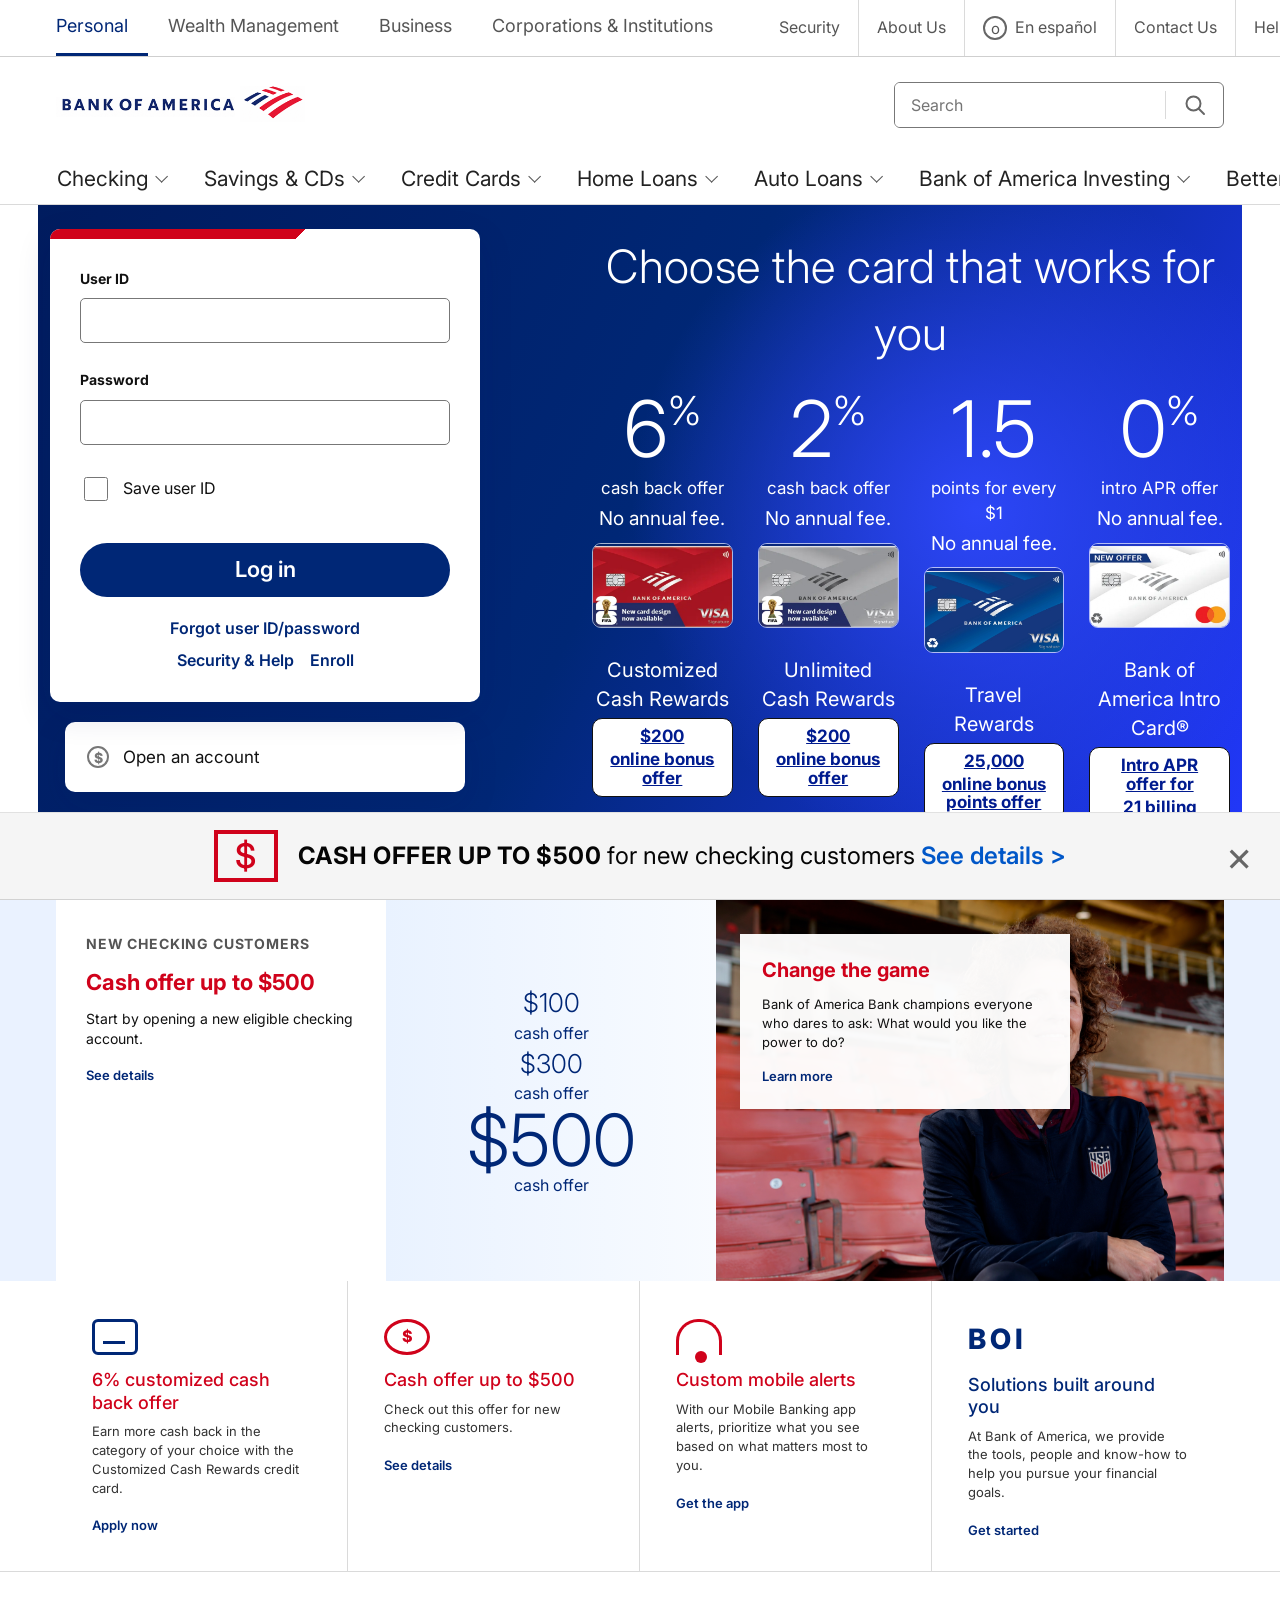
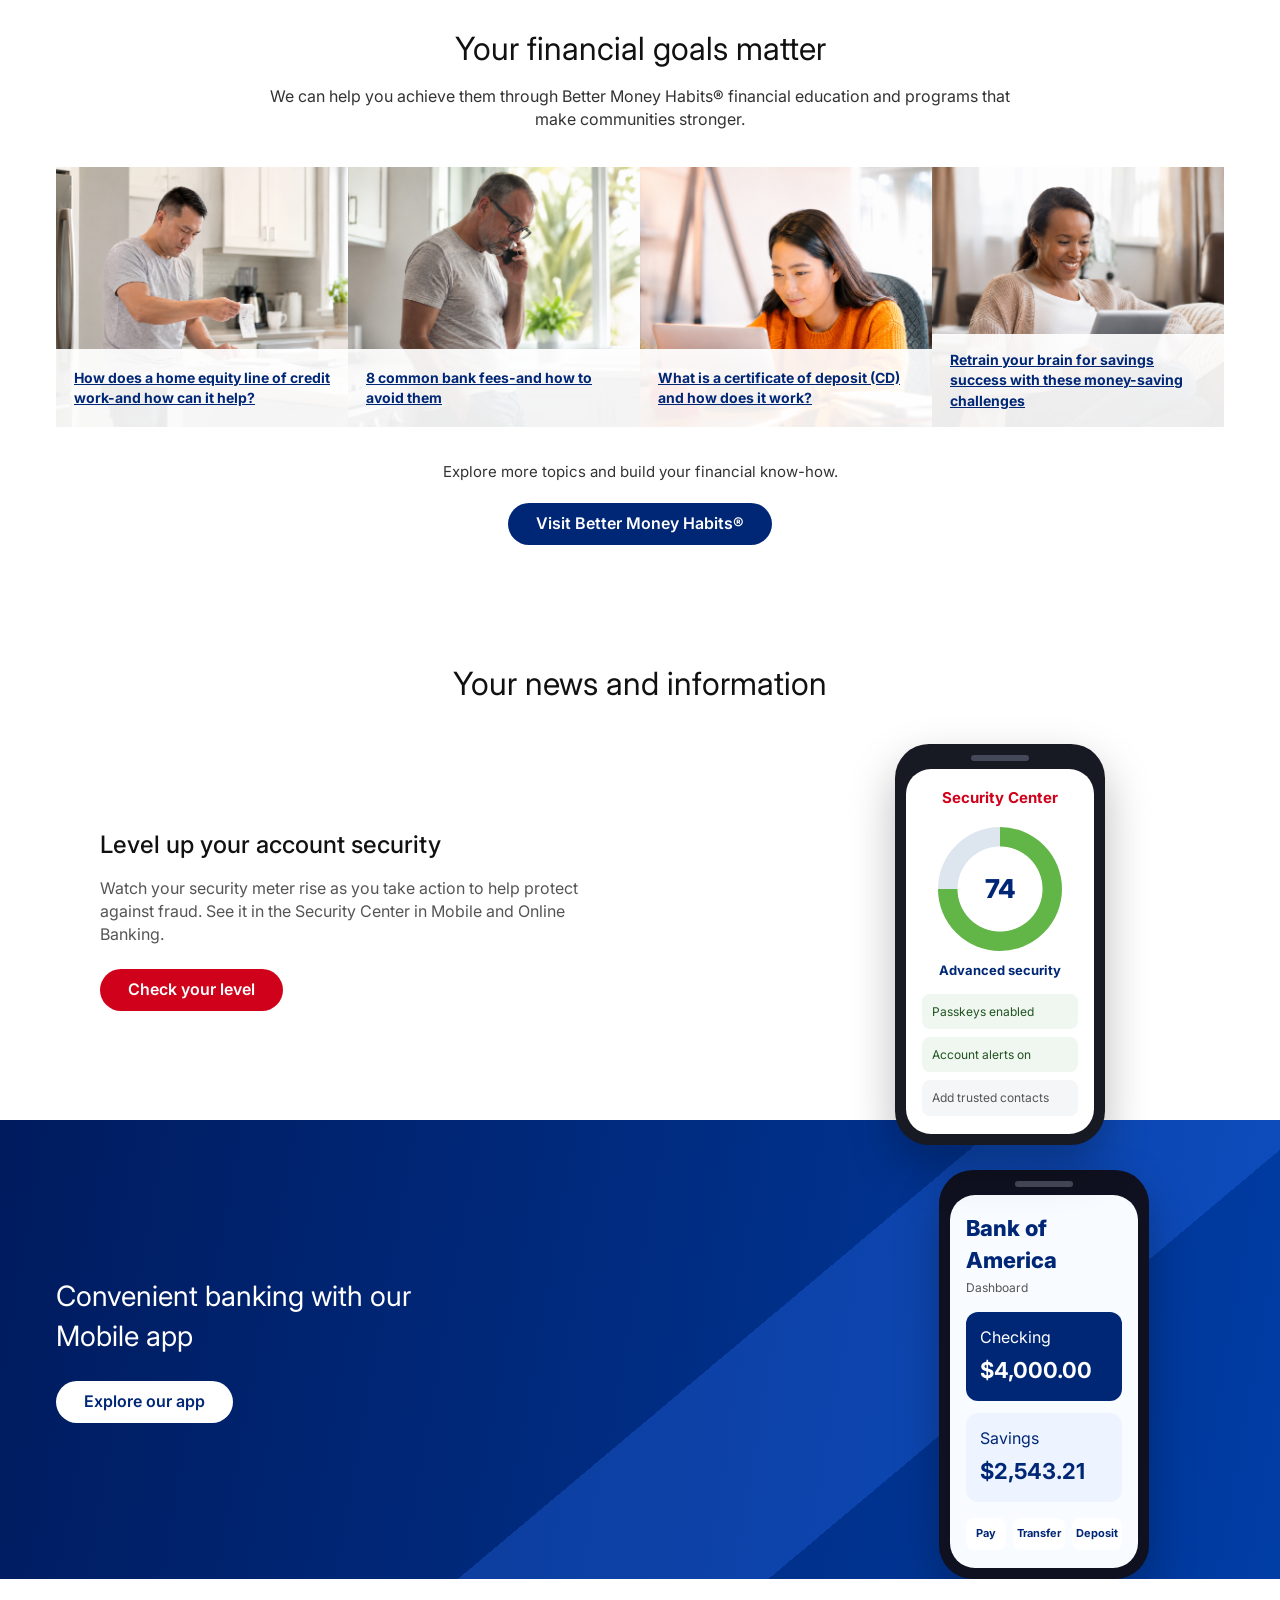
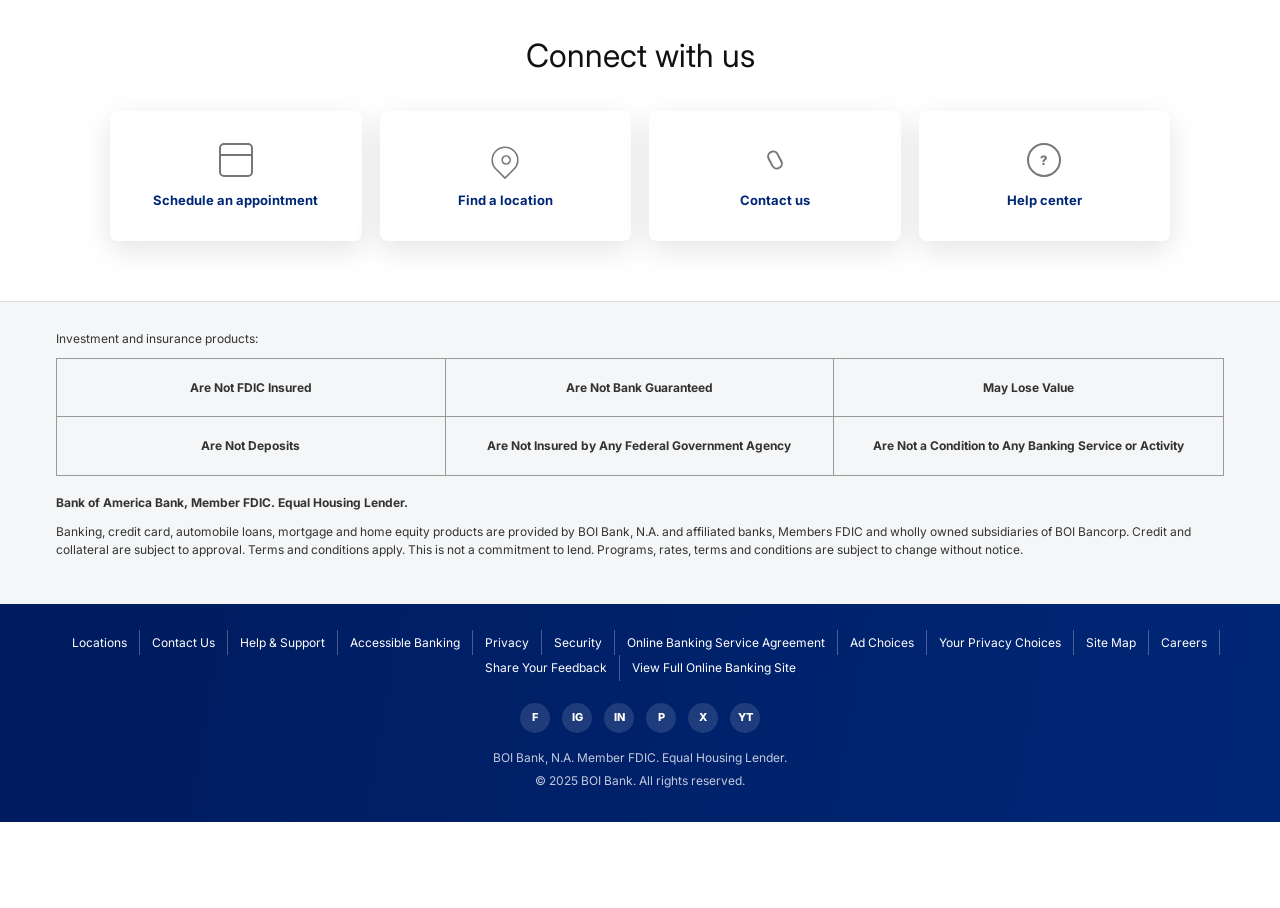
<file: index.html>
<!DOCTYPE html>
<html lang="en">
<head>
  <meta charset="UTF-8">
  <meta name="viewport" content="width=device-width, initial-scale=1.0">
  <title>Bank of America</title>
  <link rel="preconnect" href="https://fonts.googleapis.com">
  <link rel="preconnect" href="https://fonts.gstatic.com" crossorigin>
  <link href="https://fonts.googleapis.com/css2?family=Inter:wght@300;400;500;600;700;800&display=swap" rel="stylesheet">
  <link rel="stylesheet" href="styles.css">
  <link rel="icon" type="image/png" href="assets/images/boa-favicon.png">
</head>
<body>
  <div class="fdic-strip">
    <div class="shell fdic-strip__inner">
      <span><em>Bank of America deposit products:</em></span>
      <strong>FDIC</strong>
      <span>FDIC-Insured - Backed by the full faith and credit of the U.S. Government</span>
    </div>
  </div>

  <div class="audience-bar">
    <div class="shell audience-bar__inner">
      <nav class="audience-tabs" aria-label="Audience navigation">
        <a class="active" href="#">Personal</a>
        <a href="#">Wealth Management</a>
        <a href="#">Business</a>
        <a href="#">Corporations &amp; Institutions</a>
      </nav>
      <nav class="utility-links" aria-label="Utility navigation">
        <a href="#">Security</a>
        <a href="#">About Us</a>
        <a class="language-link" href="#"><span aria-hidden="true">o</span> En espa&ntilde;ol</a>
        <a href="#">Contact Us</a>
        <a href="#">Help</a>
      </nav>
    </div>
  </div>

  <header class="site-header">
    <div class="shell header-main">
      <a class="brand" href="#" aria-label="Bank of America home">
        <img src="assets/images/bank-of-america-wordmark.png"
             alt="Bank of America"
             class="brand-logo-img">
      </a>
      <form class="search" role="search">
        <label class="sr-only" for="searchInput">Search</label>
        <input id="searchInput" type="search" placeholder="Search">
        <button type="submit" aria-label="Search">
          <svg viewBox="0 0 24 24" width="24" height="24" aria-hidden="true">
            <circle cx="10.5" cy="10.5" r="7" fill="none" stroke="currentColor" stroke-width="2"/>
            <path d="m16 16 5 5" fill="none" stroke="currentColor" stroke-width="2" stroke-linecap="round"/>
          </svg>
        </button>
      </form>
      <button class="menu-toggle" type="button" aria-expanded="false" aria-controls="primaryNav">
        <span></span><span></span><span></span>
        <span class="sr-only">Menu</span>
      </button>
    </div>
    <nav class="primary-nav" id="primaryNav" aria-label="Primary navigation">
      <div class="shell primary-nav__inner">
        <div class="primary-nav__item">
          <button class="primary-nav__trigger" type="button" aria-expanded="false" aria-controls="checkingMega">
            Checking <span class="nav-chevron" aria-hidden="true"></span>
          </button>
          <div class="mega-menu" id="checkingMega">
            <div class="shell mega-menu__inner">
              <section class="mega-menu__intro" aria-label="Checking overview">
                <h2>Stay flexible with Bank of America Advantage Banking</h2>
                <a class="mega-cta" href="/deposits/checking/checking-accounts/">Explore checking solutions</a>
                <h3>Discover ways to bank</h3>
                <a href="/online-banking/">Online Banking</a>
                <a href="/mobile-banking/">Mobile Banking</a>
                <a href="/deposits/debit-card/">Debit Card</a>
              </section>

              <section class="mega-menu__links" aria-label="Checking products">
                <article><a href="/deposits/checking/checking-accounts/">Bank of America Advantage Banking</a><p>Checking accounts to meet you where you are in your journey</p></article>
                <article><a href="/deposits/checking/student-banking/">Banking for students and young adults</a><p>Ready to go wherever you go...</p></article>
                <article><a href="/small-business/checking/">Business Checking</a><p>Convenient checking solutions to fit your unique business needs</p></article>
                <h3>Learn about select offerings</h3>
                <article><a href="/rewards/">Bank of America Rewards</a><p>Save hundreds on banking fees annually</p></article>
                <article><a href="/signature-services/">Signature Services</a><p>Get help with estate services, account changes, notary services and power of attorney</p></article>
              </section>

              <aside class="mega-menu__aside" aria-label="Checking offers">
                <div class="mega-offer-card">
                  <h3>New checking customers</h3>
                  <div class="mega-offer-card__image">
                    <div class="mega-offer-amounts"><span>$100</span><span>$300</span><strong>$500</strong></div>
                    <img src="images/card-red.png" alt="Red rewards card">
                  </div>
                  <a href="/deposits/checking/checking-offers/">Cash offer up to $500. See details</a>
                </div>
                <div class="mega-appointment-card">
                  <h3>Want to meet with us?</h3>
                  <a href="/appointments/"><span aria-hidden="true">31</span> Schedule an appointment</a>
                </div>
              </aside>
            </div>
          </div>
        </div>

        <div class="primary-nav__item">
          <button class="primary-nav__trigger" type="button" aria-expanded="false" aria-controls="savingsMega">
            Savings &amp; CDs <span class="nav-chevron" aria-hidden="true"></span>
          </button>
          <div class="mega-menu" id="savingsMega">
            <div class="shell mega-menu__inner">
              <section class="mega-menu__intro" aria-label="Savings overview">
                <h2>Savings made simple and rewarding</h2>
                <h3>Discover ways to bank</h3>
                <a href="/online-banking/">Online Banking</a>
                <a href="/mobile-banking/">Mobile Banking</a>
              </section>
              <section class="mega-menu__links" aria-label="Savings products">
                <article><a href="/deposits/savings/savings-accounts/">Bank of America Advantage Savings</a></article>
                <article><a href="/deposits/cds/">CDs</a></article>
                <article><a href="/deposits/iras/">IRAs</a></article>
                <h3>Learn about select offerings</h3>
                <article><a href="/rewards/">Bank of America Rewards</a><p>Enjoy benefits that grow as your balances grow.</p></article>
                <article><a href="/signature-services/">Signature Services</a><p>Get help with estate services, account changes and power of attorney.</p></article>
              </section>
              <aside class="mega-menu__aside" aria-label="Savings offers">
                <div class="mega-red-card">
                  <h3>Bank of America Advantage Savings</h3>
                  <div class="mega-red-card__art">Start saving today</div>
                  <a href="/deposits/savings/open-account/">Open a savings account</a>
                </div>
                <div class="mega-appointment-card">
                  <h3>Want to meet with us?</h3>
                  <a href="/appointments/"><span aria-hidden="true">31</span> Schedule an appointment</a>
                </div>
              </aside>
            </div>
          </div>
        </div>

        <div class="primary-nav__item">
          <button class="primary-nav__trigger" type="button" aria-expanded="false" aria-controls="cardsMega">
            Credit Cards <span class="nav-chevron" aria-hidden="true"></span>
          </button>
          <div class="mega-menu mega-menu--cards" id="cardsMega">
            <div class="shell mega-menu__inner">
              <section class="mega-menu__intro" aria-label="Credit card overview">
                <h2>Find the perfect credit card from among our most popular options</h2>
                <a class="mega-cta" href="/credit-cards/">Shop all credit cards</a>
                <h3>Manage existing cards and offers</h3>
                <a href="/credit-cards/manage-account/">Manage your credit card account</a>
                <a href="/credit-cards/respond-to-mail-offer/">Respond to mail offer</a>
              </section>
              <section class="mega-menu__links mega-menu__links--dense" aria-label="Credit card categories">
                <article><a href="/credit-cards/cash-back-credit-cards/">Cash Back Credit Cards</a></article>
                <article><a href="/credit-cards/travel-rewards-credit-cards/">Travel and Airlines Rewards Cards</a></article>
                <article><a href="/credit-cards/lower-interest-rate-credit-cards/">Lower Interest Rate Cards</a></article>
                <article><a href="/credit-cards/points-rewards-credit-cards/">Points Rewards Cards</a></article>
                <article><a href="/credit-cards/build-credit-credit-cards/">Cards to Build or Rebuild Credit</a></article>
                <article><a href="/credit-cards/student-credit-cards/">Cards for Students</a></article>
                <h3>Learn about select offerings</h3>
                <article><a href="/rewards/">Bank of America Rewards</a><p>Earn a 10%-75% rewards bonus on eligible credit cards</p></article>
                <article><a href="/signature-services/">Signature Services</a><p>Get help with estate services, account changes and power of attorney</p></article>
              </section>
              <aside class="mega-menu__aside" aria-label="Credit card offers">
                <div class="mega-offer-card">
                  <h3>See if you prequalify</h3>
                  <div class="mega-prequalify-art">
                    <img src="images/card-red.png" alt="Red cash rewards card">
                    <img src="images/card-silver.png" alt="Silver rewards card">
                    <img src="images/card-white.png" alt="White intro APR card">
                    <img src="images/card-blue.png" alt="Blue travel card">
                  </div>
                  <a href="/credit-cards/prequalify/">Find a credit card with no impact to your credit score</a>
                </div>
                <div class="mega-appointment-card">
                  <h3>Want to meet with us?</h3>
                  <a href="/appointments/"><span aria-hidden="true">31</span> Schedule an appointment</a>
                </div>
              </aside>
            </div>
          </div>
        </div>

        <div class="primary-nav__item">
          <button class="primary-nav__trigger" type="button" aria-expanded="false" aria-controls="homeMega">
            Home Loans <span class="nav-chevron" aria-hidden="true"></span>
          </button>
          <div class="mega-menu mega-menu--home" id="homeMega">
            <div class="shell mega-menu__inner mega-menu__inner--resource">
              <section class="mega-menu__column" aria-label="Explore home loans">
                <h3>Explore home loans</h3>
                <article><a href="/mortgage/home-mortgage/">Mortgage</a><p>Get the right mortgage to finance your new home</p></article>
                <article><a href="/mortgage/refinance/">Refinance</a><p>Refinance your existing mortgage and get cash out</p></article>
                <article><a href="/mortgage/home-equity/">Home equity</a><p>Use the value of your home to help pay for something you need</p></article>
                <h3>Manage existing home loans</h3>
                <a href="/mortgage/help-with-home-loan-payments/">Help with home loan payments</a>
                <a href="/mortgage/manage-your-loans/">Manage your loans</a>
              </section>
              <section class="mega-menu__column" aria-label="Home loan resources">
                <h3>Discover resources</h3>
                <article><a href="/mortgage/home-resource-center/">Home Resource Center</a><p>Check out these videos, articles and more for buying or remodeling a home</p></article>
                <article><a href="/mortgage/find-a-home/">Find a home</a><p>Browse up-to-date listings for the home you want</p></article>
                <h3>Learn about select offerings</h3>
                <article><a href="/rewards/">Bank of America Rewards</a><p>Save on your next home loan or HELOC</p></article>
              </section>
              <aside class="mega-menu__aside" aria-label="Home loan appointment">
                <div class="mega-appointment-card">
                  <h3>Want to meet with us?</h3>
                  <a href="/appointments/"><span aria-hidden="true">31</span> Schedule an appointment</a>
                </div>
              </aside>
            </div>
          </div>
        </div>

        <div class="primary-nav__item">
          <button class="primary-nav__trigger" type="button" aria-expanded="false" aria-controls="autoMega">
            Auto Loans <span class="nav-chevron" aria-hidden="true"></span>
          </button>
          <div class="mega-menu mega-menu--auto" id="autoMega">
            <div class="shell mega-menu__inner mega-menu__inner--resource">
              <section class="mega-menu__column" aria-label="Explore auto loans">
                <h3>Explore auto loans</h3>
                <article><a href="/auto-loans/">Auto purchase loans</a><p>Competitive rates on dealer purchase loans</p></article>
                <article><a href="/auto-loans/prequalification/">Auto loan prequalification</a><p>For customers with a BOI login with no credit score impact</p></article>
                <article><a href="/auto-loans/electric-vehicle/">Ready for an electric vehicle?</a><p>Resources for driving towards a cleaner tomorrow</p></article>
                <h3>Manage requests</h3>
                <a href="/auto-loans/application-status/">Check application status</a>
                <a href="/auto-loans/saved-prequalification/">Return to saved prequalification</a>
              </section>
              <section class="mega-menu__column" aria-label="Auto loan actions">
                <h3>Take action</h3>
                <a href="/auto-loans/rates/">Check auto loan rates</a>
                <a href="/auto-loans/calculator/">Use the auto loan calculator</a>
                <a href="/auto-loans/shop-for-a-car/">Shop for a car</a>
                <a href="/auto-loans/apply/">Apply for an auto loan</a>
                <h3>Learn about select offerings</h3>
                <article><a href="/rewards/">Bank of America Rewards</a><p>Get an interest rate discount of 0.10%-0.50% on auto loans</p></article>
              </section>
              <aside class="mega-menu__aside" aria-label="Auto loan offers">
                <div class="mega-info-card">
                  <h3>Auto loans</h3>
                  <div class="mega-auto-art" aria-hidden="true"><span></span></div>
                  <a href="/auto-loans/rates/">Auto loans for the perfect ride. Check rates now</a>
                </div>
                <div class="mega-appointment-card">
                  <h3>Want to meet with us?</h3>
                  <a href="/appointments/"><span aria-hidden="true">31</span> Schedule an appointment</a>
                </div>
              </aside>
            </div>
          </div>
        </div>

        <div class="primary-nav__item">
          <button class="primary-nav__trigger" type="button" aria-expanded="false" aria-controls="investingMega">
            Bank of America Investing <span class="nav-chevron" aria-hidden="true"></span>
          </button>
          <div class="mega-menu mega-menu--investing" id="investingMega">
            <div class="shell mega-menu__inner">
              <section class="mega-menu__intro" aria-label="Investing overview">
                <div class="investment-brand">Bank of America <span>Investing Services</span></div>
                <h2>Reinventing what it means to be a confident investor</h2>
                <a class="mega-cta" href="/investing/">Get started</a>
              </section>
              <section class="mega-menu__links" aria-label="Investing services">
                <article><a href="/investing/self-directed/">Build your own portfolio</a><p>Take advantage of flexible, easy-to-use tools with self-directed investing</p></article>
                <article><a href="/investing/guided/">Get a professionally managed portfolio</a><p>Investment professionals design and manage a portfolio aligned to your goals</p></article>
                <article><a href="/investing/advisor/">Work with a dedicated advisor</a><p>Get one-on-one guidance and develop a comprehensive strategy</p></article>
                <article><a href="/rewards/">Bank of America Rewards</a><p>Your deposits and investing balances get you more with BOI Rewards</p></article>
                <article><a href="/investing/compare/">Compare ways to invest</a></article>
                <h3>Learn about customized solutions</h3>
                <article><a href="/private-bank/">Bank of America Private Bank</a><p>Get help managing the complexities of substantial wealth</p></article>
              </section>
              <aside class="mega-menu__aside" aria-label="Investing support">
                <div class="mega-info-card">
                  <h3>Bank of America Investing</h3>
                  <div class="mega-invest-art" aria-hidden="true"></div>
                  <a href="/investing/retirement/">Start investing for retirement</a>
                </div>
                <div class="mega-appointment-card">
                  <h3>Want to meet with us?</h3>
                  <a href="/appointments/"><span aria-hidden="true">31</span> Schedule an appointment</a>
                </div>
              </aside>
            </div>
          </div>
        </div>

        <div class="primary-nav__item">
          <button class="primary-nav__trigger" type="button" aria-expanded="false" aria-controls="habitsMega">
            Better Money Habits&reg; <span class="nav-chevron" aria-hidden="true"></span>
          </button>
          <div class="mega-menu mega-menu--habits" id="habitsMega">
            <div class="shell mega-menu__inner mega-menu__inner--habits">
              <section class="mega-menu__intro" aria-label="Financial education overview">
                <h2>Videos and tips to better manage your financial life</h2>
                <a class="mega-cta" href="/better-money-habits/">Visit BetterMoneyHabits.com</a>
              </section>
              <section class="topic-grid" aria-label="Financial education topics">
                <a href="/better-money-habits/credit/"><span>CR</span> Credit</a>
                <a href="/better-money-habits/investing/"><span>IN</span> Investing</a>
                <a href="/better-money-habits/debt/"><span>$</span> Debt</a>
                <a href="/better-money-habits/college/"><span>CO</span> College</a>
                <a href="/better-money-habits/saving-budgeting/"><span>SB</span> Saving &amp; Budgeting</a>
                <a href="/better-money-habits/privacy-security/"><span>PS</span> Privacy &amp; Security</a>
                <a href="/better-money-habits/homeownership/"><span>HO</span> Homeownership</a>
                <a href="/better-money-habits/personal-banking/"><span>PB</span> Personal Banking</a>
                <a href="/better-money-habits/auto/"><span>AU</span> Auto</a>
                <a href="/better-money-habits/taxes-income/"><span>T</span> Taxes &amp; Income</a>
              </section>
              <aside class="mega-menu__aside" aria-label="Featured education content">
                <div class="mega-info-card">
                  <h3>Featured topic</h3>
                  <div class="mega-invest-art" aria-hidden="true"></div>
                  <a href="/better-money-habits/retirement/">Start investing for retirement</a>
                </div>
              </aside>
            </div>
          </div>
        </div>
      </div>
    </nav>
  </header>

  <main>
    <section class="hero" aria-label="Online banking and credit card offers">
      <div class="shell hero__inner">
        <div class="hero__left">
          <aside class="login-card" aria-label="Online banking login">
            <form id="loginForm" autocomplete="off">
              <label for="userId">User ID</label>
              <input id="userId" name="userId" type="text">
              <label for="password">Password</label>
              <input id="password" name="password" type="password">
              <div class="check-row">
                <input id="saveUser" name="saveUser" type="checkbox">
                <label for="saveUser">Save user ID</label>
              </div>
              <button class="login-button" type="submit">Log in</button>
            </form>
            <div class="login-links">
              <a href="#">Forgot user ID/password</a>
              <span><a href="#">Security &amp; Help</a> <a href="open-account.html">Enroll</a></span>
            </div>
          </aside>
          <a class="open-account" href="open-account.html">
            <span aria-hidden="true">$</span>
            Open an account
          </a>
        </div>

        <div class="hero__cards">
          <h1>Choose the card that works for you</h1>
          <div class="offer-grid">
            <article class="card-offer">
              <p class="rate">6<span>%</span></p>
              <p class="reward">cash back offer</p>
              <p class="fee">No annual fee.</p>
              <img src="images/card-red.png" alt="Red Bank of America Customized Cash Rewards credit card">
              <h2>Customized Cash Rewards</h2>
              <a href="#"><strong>$200</strong> online bonus offer</a>
            </article>
            <article class="card-offer">
              <p class="rate">2<span>%</span></p>
              <p class="reward">cash back offer</p>
              <p class="fee">No annual fee.</p>
              <img src="images/card-silver.png" alt="Silver Bank of America Unlimited Cash Rewards credit card">
              <h2>Unlimited Cash Rewards</h2>
              <a href="#"><strong>$200</strong> online bonus offer</a>
            </article>
            <article class="card-offer">
              <p class="rate">1.5</p>
              <p class="reward">points for every $1</p>
              <p class="fee">No annual fee.</p>
              <img src="images/card-blue.png" alt="Blue Bank of America Travel Rewards credit card">
              <h2>Travel Rewards</h2>
              <a href="#"><strong>25,000</strong> online bonus points offer</a>
            </article>
            <article class="card-offer">
              <p class="rate">0<span>%</span></p>
              <p class="reward">intro APR offer</p>
              <p class="fee">No annual fee.</p>
              <img src="images/card-white.png" alt="White Bank of America card with introductory APR offer">
              <h2>Bank of America Intro Card&reg;</h2>
              <a href="#">Intro APR offer for <strong>21 billing cycles</strong></a>
            </article>
          </div>
        </div>
      </div>
    </section>

    <section class="cash-ribbon" id="cashRibbon" aria-label="Checking cash offer">
      <div class="cash-ribbon__inner">
        <span class="cash-ribbon__icon" aria-hidden="true">$</span>
        <p><strong>CASH OFFER UP TO $500</strong> for new checking customers <a href="#">See details &gt;</a></p>
        <button class="icon-close" type="button" aria-label="Close cash offer" data-close="cashRibbon">&times;</button>
      </div>
    </section>

    <section class="promo-strip" aria-label="Promotions">
      <div class="shell promo-strip__inner">
        <article class="promo-card promo-card--checking">
          <p class="eyebrow">NEW CHECKING CUSTOMERS</p>
          <h2>Cash offer up to $500</h2>
          <p>Start by opening a new eligible checking account.</p>
          <a href="#">See details</a>
        </article>
        <div class="promo-card promo-card--cash" aria-label="Cash offer amounts">
          <p><span>$100</span> cash offer</p>
          <p><span>$300</span> cash offer</p>
          <p class="cash-large"><span>$500</span> cash offer</p>
        </div>
        <article class="promo-story">
          <img src="images/coach-stadium.png" alt="Female coach in a stadium">
          <div class="story-box">
            <h2>Change the game</h2>
            <p>Bank of America Bank champions everyone who dares to ask: What would you like the power to do?</p>
            <a href="#">Learn more</a>
          </div>
        </article>
      </div>
    </section>

    <section class="feature-row" aria-label="Banking offers and services">
      <div class="shell feature-row__inner">
        <article class="feature-item">
          <div class="line-icon card-icon" aria-hidden="true"></div>
          <h2>6% customized cash back offer</h2>
          <p>Earn more cash back in the category of your choice with the Customized Cash Rewards credit card.</p>
          <a href="#">Apply now</a>
        </article>
        <article class="feature-item">
          <div class="line-icon money-icon" aria-hidden="true"></div>
          <h2>Cash offer up to $500</h2>
          <p>Check out this offer for new checking customers.</p>
          <a href="#">See details</a>
        </article>
        <article class="feature-item">
          <div class="line-icon bell-icon" aria-hidden="true"></div>
          <h2>Custom mobile alerts</h2>
          <p>With our Mobile Banking app alerts, prioritize what you see based on what matters most to you.</p>
          <a href="#">Get the app</a>
        </article>
        <article class="feature-item feature-item--brand">
          <div class="mini-brand" aria-hidden="true">BOI</div>
          <h2>Solutions built around you</h2>
          <p>At Bank of America, we provide the tools, people and know-how to help you pursue your financial goals.</p>
          <a href="#">Get started</a>
        </article>
      </div>
    </section>

    <section class="goals" aria-labelledby="goalsHeading">
      <div class="shell">
        <div class="section-heading">
          <h2 id="goalsHeading">Your financial goals matter</h2>
          <p>We can help you achieve them through Better Money Habits&reg; financial education and programs that make communities stronger.</p>
        </div>
        <div class="article-grid">
          <a href="#" class="article-card">
            <img src="images/man-bills-kitchen.png" alt="Man reviewing bills in a kitchen">
            <span>How does a home equity line of credit work-and how can it help?</span>
          </a>
          <a href="#" class="article-card">
            <img src="images/man-phone-kitchen.png" alt="Man on the phone in a kitchen">
            <span>8 common bank fees-and how to avoid them</span>
          </a>
          <a href="#" class="article-card">
            <img src="images/woman-laptop.png" alt="Young woman using a laptop">
            <span>What is a certificate of deposit (CD) and how does it work?</span>
          </a>
          <a href="#" class="article-card">
            <img src="images/woman-tablet.png" alt="Smiling woman using a tablet">
            <span>Retrain your brain for savings success with these money-saving challenges</span>
          </a>
        </div>
        <p class="goals__more">Explore more topics and build your financial know-how.</p>
        <a class="pill-button pill-button--navy" href="#">Visit Better Money Habits&reg;</a>
      </div>
    </section>

    <section class="security-news" aria-labelledby="newsHeading">
      <div class="shell">
        <h2 id="newsHeading">Your news and information</h2>
        <div class="security-news__inner">
          <article class="security-copy">
            <h3>Level up your account security</h3>
            <p>Watch your security meter rise as you take action to help protect against fraud. See it in the Security Center in Mobile and Online Banking.</p>
            <a class="pill-button pill-button--red" href="#">Check your level</a>
          </article>
          <div class="phone phone--security" aria-label="Mobile security center mockup" role="img">
            <div class="phone__speaker"></div>
            <div class="phone__screen">
              <p class="phone-title">Security Center</p>
              <div class="gauge"><span>74</span></div>
              <p class="secure-label">Advanced security</p>
              <div class="secure-row">Passkeys enabled</div>
              <div class="secure-row">Account alerts on</div>
              <div class="secure-row muted">Add trusted contacts</div>
            </div>
          </div>
        </div>
      </div>
    </section>

    <section class="app-banner" aria-label="Mobile banking app">
      <div class="shell app-banner__inner">
        <div>
          <h2>Convenient banking with our Mobile app</h2>
          <a class="pill-button pill-button--white" href="#">Explore our app</a>
        </div>
        <div class="phone phone--app" aria-label="BOI mobile banking app mockup" role="img">
          <div class="phone__speaker"></div>
          <div class="phone__screen">
            <p class="app-bank">Bank of America</p>
            <p class="app-small">Dashboard</p>
            <div class="balance-card">
              <span>Checking</span>
              <strong>$4,000.00</strong>
            </div>
            <div class="balance-card balance-card--light">
              <span>Savings</span>
              <strong>$2,543.21</strong>
            </div>
            <div class="app-actions">
              <span>Pay</span><span>Transfer</span><span>Deposit</span>
            </div>
          </div>
        </div>
      </div>
    </section>

    <section class="connect" aria-labelledby="connectHeading">
      <div class="shell">
        <h2 id="connectHeading">Connect with us</h2>
        <div class="connect-grid">
          <a href="#"><span class="connect-icon calendar" aria-hidden="true"></span>Schedule an appointment</a>
          <a href="#"><span class="connect-icon pin" aria-hidden="true"></span>Find a location</a>
          <a href="#"><span class="connect-icon phone-icon" aria-hidden="true"></span>Contact us</a>
          <a href="#"><span class="connect-icon help" aria-hidden="true"></span>Help center</a>
        </div>
      </div>
    </section>

    <section class="legal" aria-label="Legal disclosures">
      <div class="shell">
        <p class="legal__title">Investment and insurance products:</p>
        <div class="legal-grid">
          <strong>Are Not FDIC Insured</strong>
          <strong>Are Not Bank Guaranteed</strong>
          <strong>May Lose Value</strong>
          <strong>Are Not Deposits</strong>
          <strong>Are Not Insured by Any Federal Government Agency</strong>
          <strong>Are Not a Condition to Any Banking Service or Activity</strong>
        </div>
        <p><strong>Bank of America Bank, Member FDIC. Equal Housing Lender.</strong></p>
        <p>Banking, credit card, automobile loans, mortgage and home equity products are provided by BOI Bank, N.A. and affiliated banks, Members FDIC and wholly owned subsidiaries of BOI Bancorp. Credit and collateral are subject to approval. Terms and conditions apply. This is not a commitment to lend. Programs, rates, terms and conditions are subject to change without notice.</p>
      </div>
    </section>
  </main>

  <footer class="site-footer">
    <div class="shell">
      <nav class="footer-links" aria-label="Footer navigation">
        <a href="#">Locations</a>
        <a href="#">Contact Us</a>
        <a href="#">Help &amp; Support</a>
        <a href="#">Accessible Banking</a>
        <a href="#">Privacy</a>
        <a href="#">Security</a>
        <a href="#">Online Banking Service Agreement</a>
        <a href="#">Ad Choices</a>
        <a href="#">Your Privacy Choices</a>
        <a href="#">Site Map</a>
        <a href="#">Careers</a>
        <a href="#">Share Your Feedback</a>
        <a href="#">View Full Online Banking Site</a>
      </nav>
      <div class="socials" aria-label="Social media links">
        <a href="#" aria-label="Facebook">f</a>
        <a href="#" aria-label="Instagram">ig</a>
        <a href="#" aria-label="LinkedIn">in</a>
        <a href="#" aria-label="Pinterest">p</a>
        <a href="#" aria-label="X">x</a>
        <a href="#" aria-label="YouTube">yt</a>
      </div>
      <p>BOI Bank, N.A. Member FDIC. Equal Housing Lender.</p>
      <p>&copy; 2025 BOI Bank. All rights reserved.</p>
    </div>
  </footer>

  <script src="script.js"></script>
</body>
</html>
</file>
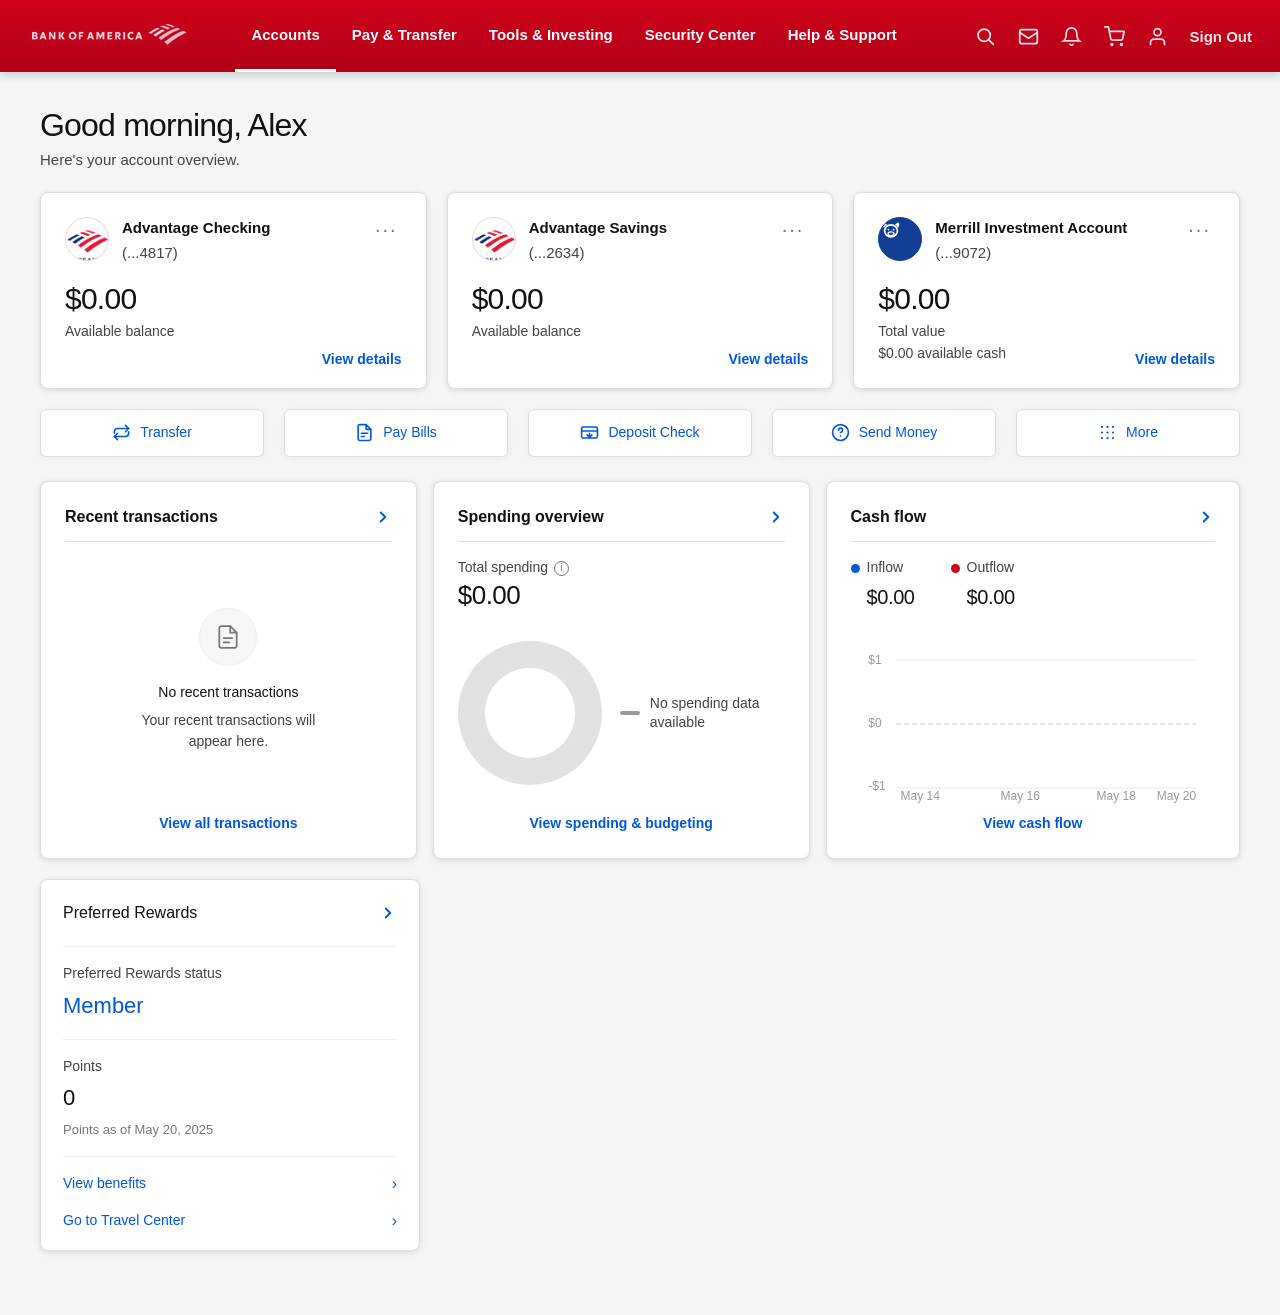
<file: dashboard.html>
<!DOCTYPE html>
<html lang="en">
<head>
  <meta charset="UTF-8">
  <meta name="viewport" content="width=device-width, initial-scale=1.0">
  <title>Bank of America — Account Overview</title>
  <link rel="preconnect" href="https://fonts.googleapis.com">
  <link rel="preconnect" href="https://fonts.gstatic.com" crossorigin>
  <link href="https://fonts.googleapis.com/css2?family=Inter:wght@300;400;500;600;700&display=swap" rel="stylesheet">
  <link rel="icon" type="image/png" href="assets/images/boa-favicon.png">
  <style>
    /* ── DESIGN TOKENS ─────────────────────────────────────── */
    :root {
      --boa-red:        #d0021b;
      --boa-red-dark:   #b00018;
      --boa-blue:       #0057d9;
      --boa-blue-dark:  #0046ad;

      --bg-page:   #f4f5f7;
      --bg-card:   #ffffff;
      --bg-soft:   #f7f7f7;

      --text-primary:   #111111;
      --text-secondary: #444444;
      --text-muted:     #777777;

      --border-light: #dedede;
      --border-soft:  #eeeeee;

      --shadow-card: 0 1px 4px rgba(0,0,0,0.07), 0 2px 10px rgba(0,0,0,0.06);
      --shadow-soft: 0 2px 8px rgba(0,0,0,0.04);

      --header-height: 72px;
      --page-x:        110px;
      --max-w:         1440px;

      --radius:  8px;
      --pad:     24px;
      --gap:     20px;
      --sgap:    24px;

      --font: "Helvetica Neue", Arial, "Inter", "SF Pro Text", sans-serif;
    }

    /* ── RESET ─────────────────────────────────────────────── */
    *, *::before, *::after { box-sizing: border-box; }
    html, body { margin: 0; padding: 0; }
    body {
      background: var(--bg-page);
      color: var(--text-primary);
      font-family: var(--font);
      font-size: 14px;
      line-height: 1.4;
      -webkit-font-smoothing: antialiased;
    }
    a { text-decoration: none; }
    button { font: inherit; cursor: pointer; }
    h1,h2,h3,h4,p { margin: 0; }
    img { display: block; max-width: 100%; }

    /* ── HEADER ────────────────────────────────────────────── */
    .header {
      position: sticky;
      top: 0;
      z-index: 100;
      height: var(--header-height);
      background: linear-gradient(180deg, #d0021b 0%, #b00018 100%);
      display: flex;
      align-items: center;
      padding: 0 28px;
      gap: 0;
      box-shadow: 0 2px 10px rgba(0,0,0,0.22);
    }

    /* Logo — BOA wordmark, screen-blended white on red header */
    .logo {
      flex-shrink: 0;
      margin-right: 40px;
      text-decoration: none;
      display: block;
      mix-blend-mode: screen;
    }
    .logo-img {
      display: block;
      height: 30px;
      width: auto;
      filter: grayscale(1) invert(1);
    }

    /* Top nav */
    .top-nav {
      display: flex;
      align-items: stretch;
      height: var(--header-height);
      flex: 1;
      gap: 0;
    }
    .top-nav a {
      display: flex;
      align-items: center;
      height: 100%;
      padding: 0 16px;
      color: #fff;
      font-size: 15px;
      font-weight: 600;
      white-space: nowrap;
      border-bottom: 3px solid transparent;
      transition: border-color .14s, background .14s;
    }
    .top-nav a:hover {
      border-bottom-color: rgba(255,255,255,.65);
      background: rgba(0,0,0,.07);
    }
    .top-nav a.active {
      border-bottom-color: #fff;
    }

    /* Header right */
    .header-right {
      display: flex;
      align-items: center;
      gap: 22px;
      margin-left: auto;
      flex-shrink: 0;
    }
    .hdr-icon {
      display: flex;
      align-items: center;
      justify-content: center;
      color: rgba(255,255,255,.88);
      transition: color .14s;
    }
    .hdr-icon:hover { color: #fff; }
    .hdr-icon svg { width: 21px; height: 21px; }
    .sign-out-btn {
      color: #fff;
      font-size: 15px;
      font-weight: 600;
      opacity: .9;
      white-space: nowrap;
      transition: opacity .14s;
    }
    .sign-out-btn:hover { opacity: 1; text-decoration: underline; }

    /* ── PAGE LAYOUT ───────────────────────────────────────── */
    .page {
      padding: 34px var(--page-x) 64px;
    }
    .dashboard-shell {
      max-width: var(--max-w);
      display: grid;
      grid-template-columns: minmax(0,1fr) 248px;
      gap: var(--gap);
      align-items: start;
    }
    .main-col { min-width: 0; }

    /* ── PAGE HEADING ──────────────────────────────────────── */
    .page-heading { margin-bottom: 22px; }
    .page-title {
      font-size: 32px;
      font-weight: 500;
      letter-spacing: -.025em;
      line-height: 1.2;
      color: var(--text-primary);
      margin-bottom: 5px;
    }
    .page-sub {
      font-size: 15px;
      font-weight: 400;
      color: var(--text-secondary);
    }

    /* ── CARD BASE ─────────────────────────────────────────── */
    .card {
      background: var(--bg-card);
      border: 1px solid var(--border-light);
      border-radius: var(--radius);
      box-shadow: var(--shadow-card);
    }
    .lnk {
      color: var(--boa-blue);
      font-size: 14px;
      font-weight: 600;
      text-decoration: none;
    }
    .lnk:hover { color: var(--boa-blue-dark); text-decoration: underline; }

    /* ── ACCOUNT CARDS ─────────────────────────────────────── */
    .account-grid {
      display: grid;
      grid-template-columns: repeat(3, 1fr);
      gap: var(--gap);
      margin-bottom: 20px;
    }
    .acct-card {
      padding: var(--pad);
      position: relative;
      min-height: 190px;
    }
    .acct-top {
      display: flex;
      justify-content: space-between;
      align-items: flex-start;
      gap: 10px;
    }
    .acct-identity {
      display: flex;
      align-items: flex-start;
      gap: 13px;
    }
    .acct-logo {
      width: 44px;
      height: 44px;
      border-radius: 50%;
      border: 1px solid var(--border-light);
      overflow: hidden;
      flex-shrink: 0;
      /* crop the full BOA logo to show just the flag mark */
      background: #fff url('assets/images/bank-of-america-logo.png')
                  center 8% / 195% auto no-repeat;
    }
    .acct-logo.merrill {
      background: #123f93;
      border-color: #123f93;
    }
    .acct-meta { padding-top: 2px; }
    .acct-name {
      font-size: 15px;
      font-weight: 600;
      color: var(--text-primary);
      line-height: 1.25;
      margin-bottom: 4px;
    }
    .acct-num {
      font-size: 15px;
      font-weight: 400;
      color: var(--text-secondary);
    }
    .kebab {
      border: 0;
      background: transparent;
      color: var(--text-muted);
      font-size: 20px;
      line-height: 1;
      padding: 2px 4px;
      letter-spacing: .1em;
      flex-shrink: 0;
    }
    .kebab:hover { color: var(--text-primary); }
    .acct-balance-wrap { margin-top: 20px; }
    .acct-balance {
      font-size: 30px;
      font-weight: 400;
      color: var(--text-primary);
      letter-spacing: -.025em;
      line-height: 1;
    }
    .acct-label {
      margin-top: 8px;
      font-size: 14px;
      color: var(--text-secondary);
    }
    .acct-sub {
      margin-top: 3px;
      font-size: 14px;
      color: var(--text-secondary);
    }
    .acct-card .lnk {
      position: absolute;
      right: var(--pad);
      bottom: 18px;
    }

    /* ── QUICK ACTIONS ─────────────────────────────────────── */
    .quick-actions {
      display: grid;
      grid-template-columns: repeat(5, 1fr);
      gap: var(--gap);
      margin-bottom: var(--sgap);
    }
    .qa {
      height: 48px;
      border: 1px solid var(--border-light);
      border-radius: 6px;
      background: var(--bg-card);
      color: var(--boa-blue);
      box-shadow: var(--shadow-soft);
      display: flex;
      align-items: center;
      justify-content: center;
      gap: 9px;
      font-size: 14px;
      font-weight: 500;
      text-decoration: none;
      transition: border-color .15s, box-shadow .15s, color .15s;
    }
    .qa:hover {
      border-color: var(--boa-blue);
      color: var(--boa-blue-dark);
      box-shadow: 0 3px 10px rgba(0,87,217,.12);
    }
    .qa svg { width: 19px; height: 19px; flex-shrink: 0; }

    /* ── WIDGET GRID ───────────────────────────────────────── */
    .widget-grid {
      display: grid;
      grid-template-columns: 1fr 1fr 1.1fr;
      gap: 16px;
    }
    .widget {
      padding: var(--pad);
      display: flex;
      flex-direction: column;
      min-height: 378px;
    }
    .widget-hdr {
      display: flex;
      align-items: center;
      justify-content: space-between;
      padding-bottom: 13px;
      margin-bottom: 16px;
      border-bottom: 1px solid var(--border-light);
      flex-shrink: 0;
    }
    .widget-title {
      font-size: 16px;
      font-weight: 600;
      color: var(--text-primary);
    }
    .widget-arrow {
      color: var(--boa-blue);
      display: flex;
      align-items: center;
    }
    .widget-arrow svg { width: 18px; height: 18px; }
    .widget-body { flex: 1; display: flex; flex-direction: column; }
    .widget-foot {
      padding-top: 14px;
      text-align: center;
      flex-shrink: 0;
    }

    /* Recent Transactions empty state */
    .empty-state {
      flex: 1;
      display: flex;
      flex-direction: column;
      align-items: center;
      justify-content: center;
      text-align: center;
      gap: 0;
    }
    .empty-icon {
      width: 58px;
      height: 58px;
      border-radius: 50%;
      background: var(--bg-soft);
      border: 1px solid var(--border-soft);
      display: flex;
      align-items: center;
      justify-content: center;
      margin-bottom: 17px;
      color: var(--text-muted);
    }
    .empty-icon svg { width: 26px; height: 26px; }
    .empty-title {
      font-size: 14px;
      font-weight: 500;
      color: var(--text-primary);
      margin-bottom: 8px;
    }
    .empty-body {
      font-size: 14px;
      color: var(--text-secondary);
      line-height: 1.45;
      max-width: 200px;
    }

    /* Spending Overview */
    .spend-meta { margin-bottom: 18px; }
    .spend-label-row {
      display: flex;
      align-items: center;
      gap: 6px;
      font-size: 14px;
      color: var(--text-secondary);
      margin-bottom: 4px;
    }
    .info-badge {
      width: 15px;
      height: 15px;
      border-radius: 50%;
      border: 1px solid var(--text-muted);
      display: inline-flex;
      align-items: center;
      justify-content: center;
      font-size: 10px;
      color: var(--text-muted);
      line-height: 1;
      flex-shrink: 0;
    }
    .spend-amount {
      font-size: 26px;
      font-weight: 400;
      color: var(--text-primary);
      letter-spacing: -.02em;
      line-height: 1;
    }
    .spend-chart-row {
      display: flex;
      align-items: center;
      gap: 18px;
      flex: 1;
    }
    .donut {
      width: 144px;
      height: 144px;
      border-radius: 50%;
      background: conic-gradient(#e2e2e2 0deg 360deg);
      position: relative;
      flex-shrink: 0;
    }
    .donut::after {
      content: "";
      position: absolute;
      inset: 27px;
      border-radius: 50%;
      background: var(--bg-card);
    }
    .spend-legend {
      display: flex;
      align-items: center;
      gap: 10px;
      font-size: 14px;
      color: var(--text-secondary);
      line-height: 1.35;
    }
    .leg-dash {
      width: 20px;
      height: 4px;
      border-radius: 999px;
      background: #999;
      flex-shrink: 0;
    }

    /* Cash Flow */
    .cash-stats-row {
      display: flex;
      align-items: flex-start;
      gap: 36px;
      margin-bottom: 22px;
    }
    .cash-stat { display: flex; flex-direction: column; gap: 5px; }
    .cash-stat-lbl {
      display: flex;
      align-items: center;
      gap: 7px;
      font-size: 14px;
      color: var(--text-secondary);
    }
    .dot {
      width: 9px;
      height: 9px;
      border-radius: 50%;
      flex-shrink: 0;
    }
    .dot.in  { background: var(--boa-blue); }
    .dot.out { background: var(--boa-red); }
    .cash-val {
      font-size: 20px;
      font-weight: 400;
      color: var(--text-primary);
      letter-spacing: -.02em;
      padding-left: 16px;
    }
    .cash-chart-wrap {
      flex: 1;
      min-height: 0;
      display: flex;
      align-items: flex-end;
    }
    .cash-chart-wrap svg { width: 100%; display: block; }

    /* ── RIGHT COLUMN ──────────────────────────────────────── */
    .right-col {
      padding-top: 74px; /* aligns rewards card top with account cards */
    }
    .rewards-card { padding: 22px 22px 20px; }
    .rewards-hdr {
      display: flex;
      align-items: center;
      justify-content: space-between;
      margin-bottom: 22px;
    }
    .rewards-ttl {
      font-size: 16px;
      font-weight: 500;
      color: var(--text-primary);
    }
    .rewards-arr {
      color: var(--boa-blue);
      display: flex;
      align-items: center;
    }
    .rewards-arr svg { width: 18px; height: 18px; }
    .rewards-sect {
      padding: 17px 0;
      border-top: 1px solid var(--border-soft);
    }
    .rewards-sect:first-of-type {
      padding-top: 0;
      border-top: none;
    }
    .rew-lbl {
      font-size: 14px;
      color: var(--text-secondary);
      margin-bottom: 7px;
    }
    .rew-status {
      font-size: 22px;
      font-weight: 400;
      color: var(--boa-blue);
    }
    .rew-points {
      font-size: 22px;
      font-weight: 400;
      color: var(--text-primary);
    }
    .rew-date {
      margin-top: 7px;
      font-size: 13px;
      color: var(--text-muted);
    }
    .rewards-links {
      padding-top: 17px;
      border-top: 1px solid var(--border-soft);
      display: flex;
      flex-direction: column;
      gap: 17px;
    }
    .rewards-links a {
      display: flex;
      align-items: center;
      justify-content: space-between;
      color: var(--boa-blue);
      font-size: 14px;
      font-weight: 500;
      text-decoration: none;
    }
    .rewards-links a:hover {
      color: var(--boa-blue-dark);
      text-decoration: underline;
    }
    .rew-chev { font-size: 16px; line-height: 1; color: var(--boa-blue); }

    /* ── RESPONSIVE ────────────────────────────────────────── */
    @media (max-width: 1300px) {
      .page { padding-left: 40px; padding-right: 40px; }
      .dashboard-shell { grid-template-columns: 1fr; }
      .right-col { padding-top: 0; }
      .rewards-card { max-width: 380px; }
    }
    @media (max-width: 980px) {
      .account-grid { grid-template-columns: 1fr; }
      .quick-actions { grid-template-columns: repeat(3, 1fr); }
      .widget-grid { grid-template-columns: 1fr; }
      .page-title { font-size: 26px; }
    }
    @media (max-width: 640px) {
      .page { padding: 20px 16px 40px; }
      .header { padding: 0 16px; }
      .logo { margin-right: 12px; }
      .logo-img { height: 24px; }
      .header-right { gap: 12px; }
      .sign-out-btn { font-size: 13px; }
      .top-nav { display: none; }
      .page-title { font-size: 22px; }
      .quick-actions { grid-template-columns: repeat(2, 1fr); gap: 10px; }
      .widget { padding: 18px; min-height: auto; }
      .acct-card { padding: 18px; min-height: 170px; }
      .acct-balance { font-size: 24px; }
      .rewards-card { max-width: 100%; }
    }

    @media (max-width: 480px) {
      .header-right .hdr-icon:nth-child(n+4) { display: none; }
      .quick-actions { grid-template-columns: repeat(2, 1fr); gap: 8px; }
      .qa { font-size: 12px; gap: 6px; height: 44px; }
      .qa svg { width: 16px; height: 16px; }
      .account-grid { gap: 12px; }
      .widget-grid { gap: 12px; }
      .cash-stats-row { gap: 20px; }
    }
  </style>
</head>
<body>

<!-- ═══════════════════════════════════════════════════════════
     HEADER
═══════════════════════════════════════════════════════════ -->
<header class="header" role="banner">

  <!-- Logo: BOA wordmark, screen-blended white on red header -->
  <a href="index.html" class="logo" aria-label="Bank of America home">
    <img class="logo-img"
         src="assets/images/bank-of-america-wordmark.png"
         alt="Bank of America">
  </a>

  <!-- Primary nav -->
  <nav class="top-nav" aria-label="Main navigation">
    <a href="#" class="active">Accounts</a>
    <a href="#">Pay &amp; Transfer</a>
    <a href="#">Tools &amp; Investing</a>
    <a href="#">Security Center</a>
    <a href="#">Help &amp; Support</a>
  </nav>

  <!-- Right side icons + sign out -->
  <div class="header-right" aria-label="Account tools">
    <a href="#" class="hdr-icon" aria-label="Search">
      <svg viewBox="0 0 24 24" fill="none" stroke="currentColor" stroke-width="2"
           stroke-linecap="round">
        <circle cx="10.5" cy="10.5" r="7"/>
        <line x1="15.8" y1="15.8" x2="21" y2="21"/>
      </svg>
    </a>
    <a href="#" class="hdr-icon" aria-label="Messages">
      <svg viewBox="0 0 24 24" fill="none" stroke="currentColor" stroke-width="2"
           stroke-linecap="round" stroke-linejoin="round">
        <rect x="2" y="4" width="20" height="16" rx="2"/>
        <path d="M2 7.5l10 6.5 10-6.5"/>
      </svg>
    </a>
    <a href="#" class="hdr-icon" aria-label="Notifications">
      <svg viewBox="0 0 24 24" fill="none" stroke="currentColor" stroke-width="2"
           stroke-linecap="round">
        <path d="M18 8A6 6 0 0 0 6 8c0 7-3 9-3 9h18s-3-2-3-9"/>
        <path d="M13.73 21a2 2 0 0 1-3.46 0"/>
      </svg>
    </a>
    <a href="#" class="hdr-icon" aria-label="Cart">
      <svg viewBox="0 0 24 24" fill="none" stroke="currentColor" stroke-width="2"
           stroke-linecap="round" stroke-linejoin="round">
        <circle cx="9" cy="21" r="1"/><circle cx="20" cy="21" r="1"/>
        <path d="M1 1h4l2.68 13.39a2 2 0 0 0 2 1.61h9.72a2 2 0 0 0 2-1.61L23 6H6"/>
      </svg>
    </a>
    <a href="#" class="hdr-icon" aria-label="My account">
      <svg viewBox="0 0 24 24" fill="none" stroke="currentColor" stroke-width="2"
           stroke-linecap="round">
        <path d="M20 21v-2a4 4 0 0 0-4-4H8a4 4 0 0 0-4 4v2"/>
        <circle cx="12" cy="7" r="4"/>
      </svg>
    </a>
    <a href="index.html" class="sign-out-btn">Sign Out</a>
  </div>
</header>


<!-- ═══════════════════════════════════════════════════════════
     MAIN
═══════════════════════════════════════════════════════════ -->
<main class="page" role="main">
<div class="dashboard-shell">

  <!-- ── PRIMARY CONTENT ─────────────────────────────────── -->
  <div class="main-col">

    <!-- Page heading -->
    <div class="page-heading">
      <h1 class="page-title">Good morning, Alex</h1>
      <p class="page-sub">Here's your account overview.</p>
    </div>

    <!-- ── ACCOUNT CARDS ─── -->
    <div class="account-grid" aria-label="Your accounts">

      <!-- Advantage Checking -->
      <div class="card acct-card">
        <div class="acct-top">
          <div class="acct-identity">
            <div class="acct-logo" aria-hidden="true"></div>
            <div class="acct-meta">
              <h2 class="acct-name">Advantage Checking</h2>
              <span class="acct-num">(...4817)</span>
            </div>
          </div>
          <button class="kebab" type="button" aria-label="Account options">···</button>
        </div>
        <div class="acct-balance-wrap">
          <div class="acct-balance">$0.00</div>
          <div class="acct-label">Available balance</div>
        </div>
        <a href="#" class="lnk">View details</a>
      </div>

      <!-- Advantage Savings -->
      <div class="card acct-card">
        <div class="acct-top">
          <div class="acct-identity">
            <div class="acct-logo" aria-hidden="true"></div>
            <div class="acct-meta">
              <h2 class="acct-name">Advantage Savings</h2>
              <span class="acct-num">(...2634)</span>
            </div>
          </div>
          <button class="kebab" type="button" aria-label="Account options">···</button>
        </div>
        <div class="acct-balance-wrap">
          <div class="acct-balance">$0.00</div>
          <div class="acct-label">Available balance</div>
        </div>
        <a href="#" class="lnk">View details</a>
      </div>

      <!-- Merrill Investment -->
      <div class="card acct-card">
        <div class="acct-top">
          <div class="acct-identity">
            <div class="acct-logo merrill" aria-hidden="true">
              <!-- Merrill bull — simplified icon on dark blue circle -->
              <svg viewBox="0 0 28 28" width="24" height="24">
                <!-- horns -->
                <path d="M6 10 Q4 4 8 8M22 10 Q24 4 20 8"
                      stroke="white" stroke-width="2.2" fill="none" stroke-linecap="round"/>
                <!-- head -->
                <ellipse cx="14" cy="15" rx="7.5" ry="7"
                         fill="none" stroke="white" stroke-width="2"/>
                <!-- snout -->
                <ellipse cx="14" cy="18.5" rx="3.5" ry="2.2"
                         fill="none" stroke="white" stroke-width="1.5"/>
                <!-- eyes -->
                <circle cx="11" cy="13.5" r="1.1" fill="white"/>
                <circle cx="17" cy="13.5" r="1.1" fill="white"/>
              </svg>
            </div>
            <div class="acct-meta">
              <h2 class="acct-name">Merrill Investment Account</h2>
              <span class="acct-num">(...9072)</span>
            </div>
          </div>
          <button class="kebab" type="button" aria-label="Account options">···</button>
        </div>
        <div class="acct-balance-wrap">
          <div class="acct-balance">$0.00</div>
          <div class="acct-label">Total value</div>
          <div class="acct-sub">$0.00 available cash</div>
        </div>
        <a href="#" class="lnk">View details</a>
      </div>

    </div><!-- /account-grid -->


    <!-- ── QUICK ACTIONS ─── -->
    <nav class="quick-actions" aria-label="Quick actions">

      <!-- Transfer -->
      <a href="#" class="qa">
        <svg viewBox="0 0 24 24" fill="none" stroke="currentColor" stroke-width="2"
             stroke-linecap="round" stroke-linejoin="round">
          <path d="M17 3l4 4-4 4"/><path d="M3 13V11a4 4 0 0 1 4-4h14"/>
          <path d="M7 21l-4-4 4-4"/><path d="M21 11v2a4 4 0 0 1-4 4H3"/>
        </svg>
        Transfer
      </a>

      <!-- Pay Bills -->
      <a href="#" class="qa">
        <svg viewBox="0 0 24 24" fill="none" stroke="currentColor" stroke-width="2"
             stroke-linecap="round" stroke-linejoin="round">
          <path d="M14 2H6a2 2 0 0 0-2 2v16a2 2 0 0 0 2 2h12a2 2 0 0 0 2-2V8z"/>
          <polyline points="14 2 14 8 20 8"/>
          <line x1="8" y1="13" x2="16" y2="13"/>
          <line x1="8" y1="17" x2="12" y2="17"/>
        </svg>
        Pay Bills
      </a>

      <!-- Deposit Check -->
      <a href="#" class="qa">
        <svg viewBox="0 0 24 24" fill="none" stroke="currentColor" stroke-width="2"
             stroke-linecap="round" stroke-linejoin="round">
          <rect x="2" y="5" width="20" height="14" rx="2"/>
          <line x1="2" y1="10" x2="22" y2="10"/>
          <polyline points="9 15 12 18 15 15"/>
          <line x1="12" y1="13" x2="12" y2="18"/>
        </svg>
        Deposit Check
      </a>

      <!-- Send Money -->
      <a href="#" class="qa">
        <svg viewBox="0 0 24 24" fill="none" stroke="currentColor" stroke-width="2"
             stroke-linecap="round" stroke-linejoin="round">
          <circle cx="12" cy="12" r="10"/>
          <path d="M9.5 9a2.5 2.5 0 0 1 5 0c0 2.2-2.5 3-2.5 3"/>
          <line x1="12" y1="16" x2="12" y2="16.5"/>
        </svg>
        Send Money
      </a>

      <!-- More -->
      <a href="#" class="qa">
        <svg viewBox="0 0 24 24" fill="currentColor">
          <circle cx="5"  cy="5"  r="1.4"/><circle cx="12" cy="5"  r="1.4"/>
          <circle cx="19" cy="5"  r="1.4"/><circle cx="5"  cy="12" r="1.4"/>
          <circle cx="12" cy="12" r="1.4"/><circle cx="19" cy="12" r="1.4"/>
          <circle cx="5"  cy="19" r="1.4"/><circle cx="12" cy="19" r="1.4"/>
          <circle cx="19" cy="19" r="1.4"/>
        </svg>
        More
      </a>

    </nav><!-- /quick-actions -->


    <!-- ── WIDGET GRID ─── -->
    <div class="widget-grid">

      <!-- ① Recent Transactions -->
      <div class="card widget" aria-label="Recent transactions">
        <div class="widget-hdr">
          <h2 class="widget-title">Recent transactions</h2>
          <a href="#" class="widget-arrow" aria-label="View all transactions">
            <svg viewBox="0 0 24 24" fill="none" stroke="currentColor"
                 stroke-width="2.5" stroke-linecap="round" stroke-linejoin="round">
              <polyline points="9 18 15 12 9 6"/>
            </svg>
          </a>
        </div>
        <div class="widget-body">
          <div class="empty-state">
            <div class="empty-icon">
              <svg viewBox="0 0 24 24" fill="none" stroke="currentColor"
                   stroke-width="1.6" stroke-linecap="round" stroke-linejoin="round">
                <path d="M14 2H6a2 2 0 0 0-2 2v16a2 2 0 0 0 2 2h12a2 2 0 0 0 2-2V8z"/>
                <polyline points="14 2 14 8 20 8"/>
                <line x1="8" y1="13" x2="16" y2="13"/>
                <line x1="8" y1="17" x2="13" y2="17"/>
              </svg>
            </div>
            <p class="empty-title">No recent transactions</p>
            <p class="empty-body">Your recent transactions will appear here.</p>
          </div>
        </div>
        <div class="widget-foot">
          <a href="#" class="lnk">View all transactions</a>
        </div>
      </div>

      <!-- ② Spending Overview -->
      <div class="card widget" aria-label="Spending overview">
        <div class="widget-hdr">
          <h2 class="widget-title">Spending overview</h2>
          <a href="#" class="widget-arrow" aria-label="View spending and budgeting">
            <svg viewBox="0 0 24 24" fill="none" stroke="currentColor"
                 stroke-width="2.5" stroke-linecap="round" stroke-linejoin="round">
              <polyline points="9 18 15 12 9 6"/>
            </svg>
          </a>
        </div>
        <div class="widget-body">
          <div class="spend-meta">
            <div class="spend-label-row">
              Total spending
              <span class="info-badge" title="Total spending this month">i</span>
            </div>
            <div class="spend-amount">$0.00</div>
          </div>
          <div class="spend-chart-row">
            <div class="donut" role="img" aria-label="Spending chart, no data available"></div>
            <div class="spend-legend">
              <div class="leg-dash"></div>
              <span>No spending data available</span>
            </div>
          </div>
        </div>
        <div class="widget-foot">
          <a href="#" class="lnk">View spending &amp; budgeting</a>
        </div>
      </div>

      <!-- ③ Cash Flow -->
      <div class="card widget" aria-label="Cash flow">
        <div class="widget-hdr">
          <h2 class="widget-title">Cash flow</h2>
          <a href="#" class="widget-arrow" aria-label="View cash flow">
            <svg viewBox="0 0 24 24" fill="none" stroke="currentColor"
                 stroke-width="2.5" stroke-linecap="round" stroke-linejoin="round">
              <polyline points="9 18 15 12 9 6"/>
            </svg>
          </a>
        </div>
        <div class="widget-body">
          <!-- Inflow / Outflow stats -->
          <div class="cash-stats-row">
            <div class="cash-stat">
              <div class="cash-stat-lbl">
                <div class="dot in"></div>
                <span>Inflow</span>
              </div>
              <div class="cash-val">$0.00</div>
            </div>
            <div class="cash-stat">
              <div class="cash-stat-lbl">
                <div class="dot out"></div>
                <span>Outflow</span>
              </div>
              <div class="cash-val">$0.00</div>
            </div>
          </div>

          <!-- SVG Chart -->
          <div class="cash-chart-wrap">
            <svg viewBox="0 0 330 148" width="100%" height="148"
                 aria-hidden="true" style="overflow:visible;display:block">
              <!-- Y labels (non-scaling) -->
              <text x="0" y="12" font-size="12" fill="#999"
                    font-family="Helvetica Neue,Arial,sans-serif">$1</text>
              <text x="0" y="75" font-size="12" fill="#999"
                    font-family="Helvetica Neue,Arial,sans-serif">$0</text>
              <text x="0" y="138" font-size="12" fill="#999"
                    font-family="Helvetica Neue,Arial,sans-serif">-$1</text>

              <!-- Top subtle grid line -->
              <line x1="28" y1="8"  x2="328" y2="8"
                    stroke="#ebebeb" stroke-width="1"/>
              <!-- Baseline (dashed, $0) -->
              <line x1="28" y1="72" x2="328" y2="72"
                    stroke="#c8c8c8" stroke-width="1" stroke-dasharray="5,3"/>
              <!-- Bottom subtle grid line -->
              <line x1="28" y1="136" x2="328" y2="136"
                    stroke="#ebebeb" stroke-width="1"/>

              <!-- X-axis labels -->
              <text x="52"  y="148" font-size="12" fill="#999" text-anchor="middle"
                    font-family="Helvetica Neue,Arial,sans-serif">May 14</text>
              <text x="152" y="148" font-size="12" fill="#999" text-anchor="middle"
                    font-family="Helvetica Neue,Arial,sans-serif">May 16</text>
              <text x="248" y="148" font-size="12" fill="#999" text-anchor="middle"
                    font-family="Helvetica Neue,Arial,sans-serif">May 18</text>
              <text x="328" y="148" font-size="12" fill="#999" text-anchor="end"
                    font-family="Helvetica Neue,Arial,sans-serif">May 20</text>
            </svg>
          </div>
        </div>
        <div class="widget-foot">
          <a href="#" class="lnk">View cash flow</a>
        </div>
      </div>

    </div><!-- /widget-grid -->
  </div><!-- /main-col -->


  <!-- ── RIGHT COLUMN: Rewards ───────────────────────────── -->
  <div class="right-col">
    <div class="card rewards-card" aria-label="Preferred Rewards">

      <div class="rewards-hdr">
        <h2 class="rewards-ttl">Preferred Rewards</h2>
        <a href="#" class="rewards-arr" aria-label="View Preferred Rewards">
          <svg viewBox="0 0 24 24" fill="none" stroke="currentColor"
               stroke-width="2.5" stroke-linecap="round" stroke-linejoin="round">
            <polyline points="9 18 15 12 9 6"/>
          </svg>
        </a>
      </div>

      <div class="rewards-sect">
        <p class="rew-lbl">Preferred Rewards status</p>
        <div class="rew-status">Member</div>
      </div>

      <div class="rewards-sect">
        <p class="rew-lbl">Points</p>
        <div class="rew-points">0</div>
        <p class="rew-date">Points as of May 20, 2025</p>
      </div>

      <div class="rewards-links">
        <a href="#">View benefits <span class="rew-chev">›</span></a>
        <a href="#">Go to Travel Center <span class="rew-chev">›</span></a>
      </div>

    </div>
  </div><!-- /right-col -->

</div><!-- /dashboard-shell -->
</main>

</body>
</html>
</file>
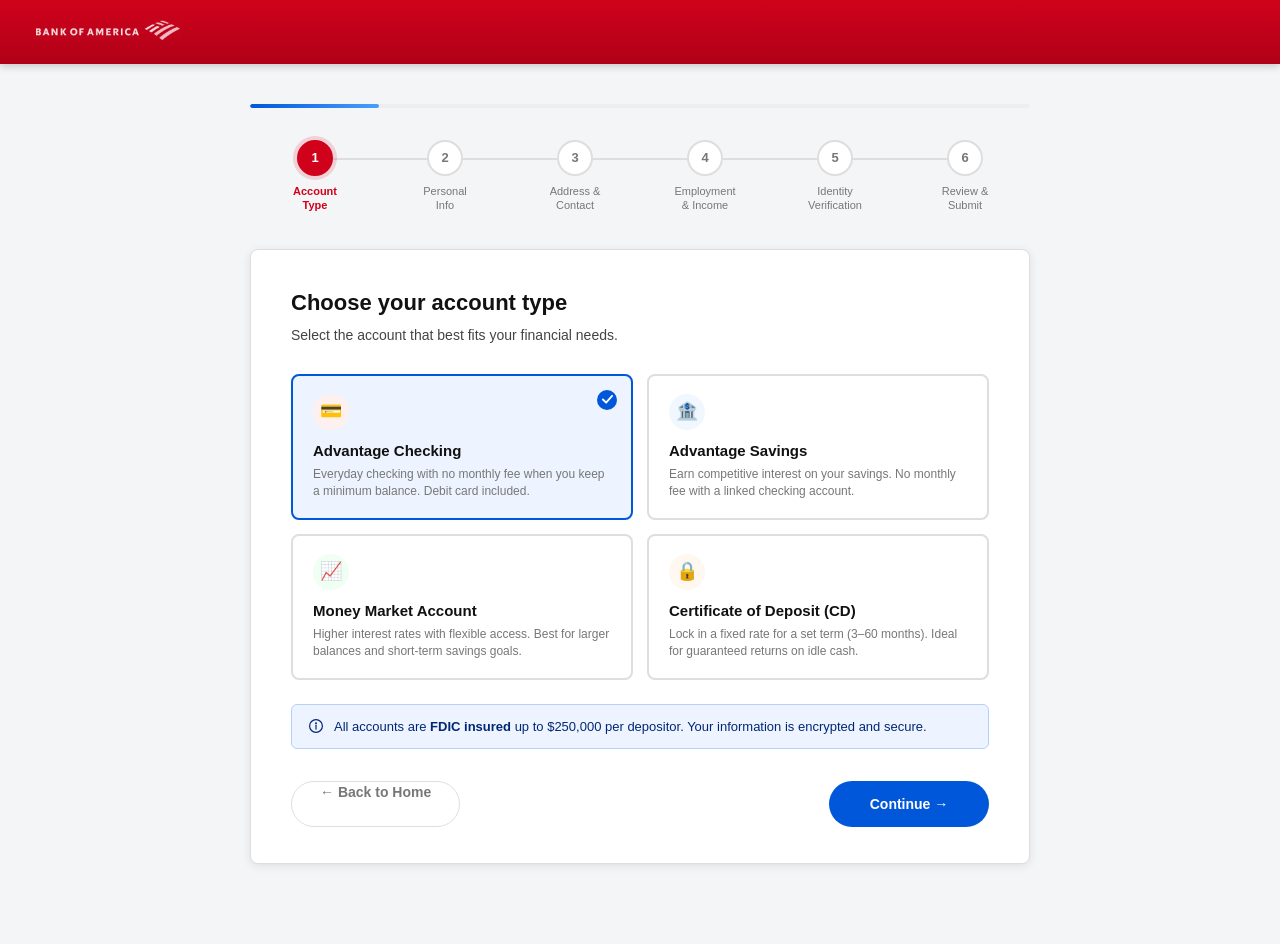
<file: open-account.html>
<!DOCTYPE html>
<html lang="en">
<head>
  <meta charset="UTF-8">
  <meta name="viewport" content="width=device-width, initial-scale=1.0">
  <title>Open an Account — Bank of America</title>
  <link rel="icon" type="image/png" href="assets/images/boa-favicon.png">
  <link rel="preconnect" href="https://fonts.googleapis.com">
  <link rel="preconnect" href="https://fonts.gstatic.com" crossorigin>
  <link href="https://fonts.googleapis.com/css2?family=Inter:wght@300;400;500;600;700&display=swap" rel="stylesheet">
  <style>
    :root {
      --red:       #d0021b;
      --red-dark:  #b00018;
      --blue:      #0057d9;
      --blue-dark: #0046ad;
      --navy:      #002776;
      --green:     #1a7a2e;
      --bg:        #f4f5f7;
      --card:      #ffffff;
      --border:    #dedede;
      --soft:      #eeeeee;
      --t1:        #111111;
      --t2:        #444444;
      --t3:        #777777;
      --shadow:    0 2px 10px rgba(0,0,0,0.09);
      --font: "Helvetica Neue", Arial, "Inter", sans-serif;
      --radius: 8px;
    }
    *, *::before, *::after { box-sizing: border-box; }
    html, body { margin: 0; padding: 0; }
    body {
      font-family: var(--font);
      background: var(--bg);
      color: var(--t1);
      font-size: 14px;
      line-height: 1.5;
      -webkit-font-smoothing: antialiased;
    }
    a { text-decoration: none; }
    h1,h2,h3,p { margin: 0; }
    img { display: block; max-width: 100%; }

    /* ── HEADER ── */
    .header {
      height: 64px;
      background: linear-gradient(180deg, var(--red), var(--red-dark));
      display: flex;
      align-items: center;
      padding: 0 32px;
      gap: 10px;
      box-shadow: 0 2px 8px rgba(0,0,0,0.2);
    }
    .header a {
      display: block;
      text-decoration: none;
      mix-blend-mode: screen;
    }
    .h-logo-img {
      display: block;
      height: 28px;
      width: auto;
      filter: grayscale(1) invert(1);
    }

    /* ── PAGE SHELL ── */
    .page {
      max-width: 820px;
      margin: 0 auto;
      padding: 40px 20px 80px;
    }

    /* ── STEPPER ── */
    .stepper {
      display: flex;
      align-items: flex-start;
      gap: 0;
      margin-bottom: 36px;
      position: relative;
    }
    .stepper::before {
      content: "";
      position: absolute;
      top: 18px;
      left: calc(100% / 12);
      right: calc(100% / 12);
      height: 2px;
      background: var(--border);
      z-index: 0;
    }
    .step-item {
      flex: 1;
      display: flex;
      flex-direction: column;
      align-items: center;
      gap: 8px;
      position: relative;
      z-index: 1;
      cursor: default;
    }
    .step-circle {
      width: 36px;
      height: 36px;
      border-radius: 50%;
      border: 2px solid var(--border);
      background: var(--card);
      display: flex;
      align-items: center;
      justify-content: center;
      font-size: 13px;
      font-weight: 600;
      color: var(--t3);
      transition: all .25s;
    }
    .step-item.done .step-circle {
      background: var(--blue);
      border-color: var(--blue);
      color: #fff;
    }
    .step-item.active .step-circle {
      background: var(--red);
      border-color: var(--red);
      color: #fff;
      box-shadow: 0 0 0 4px rgba(208,2,27,.15);
    }
    .step-label {
      font-size: 11px;
      font-weight: 500;
      color: var(--t3);
      text-align: center;
      line-height: 1.3;
    }
    .step-item.active .step-label { color: var(--red); font-weight: 600; }
    .step-item.done  .step-label  { color: var(--blue); }

    /* ── CARD ── */
    .form-card {
      background: var(--card);
      border: 1px solid var(--border);
      border-radius: var(--radius);
      box-shadow: var(--shadow);
      padding: 36px 40px;
    }
    .card-heading {
      margin-bottom: 6px;
      font-size: 22px;
      font-weight: 600;
      color: var(--t1);
    }
    .card-sub {
      margin-bottom: 28px;
      font-size: 14px;
      color: var(--t2);
    }

    /* ── FORM ELEMENTS ── */
    .field-row {
      display: grid;
      grid-template-columns: 1fr 1fr;
      gap: 18px 20px;
      margin-bottom: 18px;
    }
    .field-row.full { grid-template-columns: 1fr; }
    .field-row.three { grid-template-columns: 1fr 1fr 1fr; }
    .field {
      display: flex;
      flex-direction: column;
      gap: 5px;
    }
    .field label {
      font-size: 13px;
      font-weight: 600;
      color: var(--t2);
    }
    .field label .req { color: var(--red); margin-left: 2px; }
    .field input,
    .field select,
    .field textarea {
      height: 44px;
      padding: 0 12px;
      border: 1.5px solid var(--border);
      border-radius: 5px;
      font: inherit;
      font-size: 14px;
      color: var(--t1);
      background: #fff;
      outline: none;
      transition: border-color .15s, box-shadow .15s;
      appearance: none;
      -webkit-appearance: none;
    }
    .field textarea {
      height: 80px;
      padding: 10px 12px;
      resize: vertical;
    }
    .field select {
      background-image: url("data:image/svg+xml,%3Csvg xmlns='http://www.w3.org/2000/svg' width='12' height='8' viewBox='0 0 12 8'%3E%3Cpath d='M1 1l5 5 5-5' stroke='%23777' stroke-width='1.5' fill='none' stroke-linecap='round'/%3E%3C/svg%3E");
      background-repeat: no-repeat;
      background-position: right 12px center;
      padding-right: 32px;
    }
    .field input:focus,
    .field select:focus,
    .field textarea:focus {
      border-color: var(--blue);
      box-shadow: 0 0 0 3px rgba(0,87,217,.1);
    }
    .field input.error,
    .field select.error {
      border-color: var(--red);
      box-shadow: 0 0 0 3px rgba(208,2,27,.1);
    }
    .field .err-msg {
      font-size: 12px;
      color: var(--red);
      display: none;
    }
    .field.has-error .err-msg { display: block; }

    .hint {
      font-size: 12px;
      color: var(--t3);
      margin-top: 2px;
    }

    /* ── ACCOUNT TYPE CARDS ── */
    .acct-type-grid {
      display: grid;
      grid-template-columns: 1fr 1fr;
      gap: 14px;
      margin-bottom: 24px;
    }
    .acct-type-card {
      border: 2px solid var(--border);
      border-radius: var(--radius);
      padding: 18px 20px;
      cursor: pointer;
      transition: border-color .15s, background .15s;
      position: relative;
    }
    .acct-type-card:hover { border-color: var(--blue); background: #f6f9ff; }
    .acct-type-card.selected {
      border-color: var(--blue);
      background: #eef4ff;
    }
    .acct-type-card input[type="radio"] {
      position: absolute;
      opacity: 0;
      width: 0; height: 0;
    }
    .acct-type-icon {
      width: 36px;
      height: 36px;
      border-radius: 50%;
      display: flex;
      align-items: center;
      justify-content: center;
      margin-bottom: 10px;
      font-size: 18px;
    }
    .acct-type-name {
      font-size: 15px;
      font-weight: 600;
      color: var(--t1);
      margin-bottom: 4px;
    }
    .acct-type-desc {
      font-size: 12px;
      color: var(--t3);
      line-height: 1.4;
    }
    .check-mark {
      position: absolute;
      top: 14px;
      right: 14px;
      width: 20px;
      height: 20px;
      border-radius: 50%;
      background: var(--blue);
      display: none;
      align-items: center;
      justify-content: center;
    }
    .check-mark svg { width: 11px; height: 11px; }
    .acct-type-card.selected .check-mark { display: flex; }

    /* ── CHECKBOX & RADIO ── */
    .check-field {
      display: flex;
      align-items: flex-start;
      gap: 10px;
      margin-bottom: 14px;
    }
    .check-field input[type="checkbox"] {
      width: 18px;
      height: 18px;
      margin-top: 1px;
      flex-shrink: 0;
      accent-color: var(--blue);
      cursor: pointer;
    }
    .check-field label {
      font-size: 13px;
      color: var(--t2);
      line-height: 1.5;
      cursor: pointer;
    }
    .check-field label a { color: var(--blue); text-decoration: underline; }

    /* ── DIVIDER ── */
    .divider {
      border: 0;
      border-top: 1px solid var(--soft);
      margin: 24px 0;
    }

    /* ── SECTION TITLE ── */
    .section-title {
      font-size: 13px;
      font-weight: 700;
      text-transform: uppercase;
      letter-spacing: .07em;
      color: var(--t3);
      margin-bottom: 16px;
      padding-bottom: 8px;
      border-bottom: 1px solid var(--soft);
    }

    /* ── INFO BOX ── */
    .info-box {
      background: #eef4ff;
      border: 1px solid #b8d0f9;
      border-radius: 6px;
      padding: 12px 16px;
      display: flex;
      gap: 10px;
      font-size: 13px;
      color: var(--navy);
      margin-bottom: 24px;
    }
    .info-box svg { width: 16px; height: 16px; flex-shrink: 0; margin-top: 1px; }

    /* ── REVIEW ROWS ── */
    .review-section { margin-bottom: 22px; }
    .review-row {
      display: flex;
      justify-content: space-between;
      align-items: baseline;
      padding: 9px 0;
      border-bottom: 1px solid var(--soft);
      font-size: 14px;
    }
    .review-row:last-child { border-bottom: none; }
    .review-row .rv-label { color: var(--t3); }
    .review-row .rv-val   { font-weight: 500; color: var(--t1); text-align: right; max-width: 55%; }

    /* ── BUTTONS ── */
    .btn-row {
      display: flex;
      align-items: center;
      justify-content: space-between;
      margin-top: 32px;
      gap: 12px;
    }
    .btn {
      height: 46px;
      padding: 0 28px;
      border-radius: 999px;
      font: inherit;
      font-size: 14px;
      font-weight: 600;
      cursor: pointer;
      border: none;
      transition: background .15s, opacity .15s;
    }
    .btn-primary {
      background: var(--blue);
      color: #fff;
      min-width: 160px;
    }
    .btn-primary:hover { background: var(--blue-dark); }
    .btn-secondary {
      background: transparent;
      color: var(--blue);
      border: 1.5px solid var(--blue);
    }
    .btn-secondary:hover { background: #f0f5ff; }
    .btn-ghost {
      background: transparent;
      color: var(--t3);
      border: 1.5px solid var(--border);
    }
    .btn-ghost:hover { background: var(--bg); color: var(--t2); }

    /* ── SUCCESS ── */
    .success-card {
      background: var(--card);
      border: 1px solid var(--border);
      border-radius: var(--radius);
      box-shadow: var(--shadow);
      padding: 60px 40px;
      text-align: center;
    }
    .success-icon {
      width: 72px;
      height: 72px;
      border-radius: 50%;
      background: #e8f5ec;
      display: flex;
      align-items: center;
      justify-content: center;
      margin: 0 auto 24px;
      border: 2px solid #a8d8b5;
    }
    .success-icon svg { width: 36px; height: 36px; }
    .success-title {
      font-size: 26px;
      font-weight: 600;
      color: var(--green);
      margin-bottom: 10px;
    }
    .success-sub {
      font-size: 15px;
      color: var(--t2);
      max-width: 460px;
      margin: 0 auto 8px;
      line-height: 1.6;
    }
    .account-ref {
      display: inline-block;
      margin: 18px 0 28px;
      padding: 14px 28px;
      background: var(--bg);
      border: 1px solid var(--border);
      border-radius: 6px;
      font-size: 13px;
      color: var(--t2);
    }
    .account-ref strong {
      display: block;
      font-size: 20px;
      font-weight: 600;
      color: var(--t1);
      letter-spacing: .04em;
      margin-top: 4px;
    }

    /* ── PROGRESS BAR ── */
    .progress-bar-wrap {
      height: 4px;
      background: var(--soft);
      border-radius: 999px;
      overflow: hidden;
      margin-bottom: 32px;
    }
    .progress-bar {
      height: 100%;
      background: linear-gradient(90deg, var(--blue), #4a9eff);
      border-radius: 999px;
      transition: width .4s ease;
    }

    /* ── PASSWORD STRENGTH ── */
    .pw-strength { margin-top: 6px; }
    .pw-bars {
      display: flex;
      gap: 4px;
      margin-bottom: 4px;
    }
    .pw-bar {
      flex: 1;
      height: 3px;
      border-radius: 2px;
      background: var(--soft);
      transition: background .3s;
    }
    .pw-bar.weak   { background: #e53935; }
    .pw-bar.fair   { background: #fb8c00; }
    .pw-bar.good   { background: #43a047; }
    .pw-bar.strong { background: #1b5e20; }
    .pw-text { font-size: 11px; color: var(--t3); }

    .mobile-step-indicator {
      display: none;
      font-size: 13px;
      font-weight: 600;
      color: var(--t3);
      margin-bottom: 16px;
      text-align: center;
    }

    @media (max-width: 640px) {
      .page { padding: 20px 14px 60px; }
      .form-card { padding: 22px 18px; }
      .card-heading { font-size: 19px; }
      .field-row, .field-row.three { grid-template-columns: 1fr; }
      .acct-type-grid { grid-template-columns: 1fr; gap: 10px; }
      .stepper { display: none; }
      .mobile-step-indicator { display: block; }
      .btn-row { flex-direction: column-reverse; gap: 8px; }
      .btn { width: 100%; text-align: center; }
      .progress-bar-wrap { margin-bottom: 12px; }
      .review-row { flex-direction: column; gap: 2px; }
      .review-row .rv-val { text-align: left; max-width: 100%; font-weight: 400; }
    }

    @media (max-width: 400px) {
      .page { padding: 16px 12px 50px; }
      .acct-type-card { padding: 14px 16px; }
      .btn { height: 44px; font-size: 13px; }
    }
  </style>
</head>
<body>

<!-- HEADER -->
<header class="header">
  <a href="index.html" aria-label="Bank of America home">
    <img class="h-logo-img"
         src="assets/images/bank-of-america-wordmark.png"
         alt="Bank of America">
  </a>
</header>

<!-- PAGE -->
<main class="page">

  <!-- Progress bar -->
  <div class="progress-bar-wrap">
    <div class="progress-bar" id="progressBar" style="width:16.6%"></div>
  </div>

  <!-- Mobile step indicator (shown instead of stepper on small screens) -->
  <div class="mobile-step-indicator" id="mobileStepIndicator">Step 1 of 6</div>

  <!-- Step indicator -->
  <div class="stepper" id="stepper">
    <div class="step-item active" data-step="1">
      <div class="step-circle">1</div>
      <div class="step-label">Account<br>Type</div>
    </div>
    <div class="step-item" data-step="2">
      <div class="step-circle">2</div>
      <div class="step-label">Personal<br>Info</div>
    </div>
    <div class="step-item" data-step="3">
      <div class="step-circle">3</div>
      <div class="step-label">Address &amp;<br>Contact</div>
    </div>
    <div class="step-item" data-step="4">
      <div class="step-circle">4</div>
      <div class="step-label">Employment<br>&amp; Income</div>
    </div>
    <div class="step-item" data-step="5">
      <div class="step-circle">5</div>
      <div class="step-label">Identity<br>Verification</div>
    </div>
    <div class="step-item" data-step="6">
      <div class="step-circle">6</div>
      <div class="step-label">Review &amp;<br>Submit</div>
    </div>
  </div>

  <!-- ═══ STEP 1 — Account Type ═══ -->
  <div id="step1" class="step-panel">
    <div class="form-card">
      <h1 class="card-heading">Choose your account type</h1>
      <p class="card-sub">Select the account that best fits your financial needs.</p>

      <div class="acct-type-grid">
        <label class="acct-type-card selected" onclick="selectAcct(this,'Advantage Checking')">
          <input type="radio" name="acctType" value="Advantage Checking" checked>
          <div class="check-mark">
            <svg viewBox="0 0 12 10" fill="none"><polyline points="1,5 4.5,8.5 11,1" stroke="white" stroke-width="2" stroke-linecap="round" stroke-linejoin="round"/></svg>
          </div>
          <div class="acct-type-icon" style="background:#fff0f0">💳</div>
          <div class="acct-type-name">Advantage Checking</div>
          <div class="acct-type-desc">Everyday checking with no monthly fee when you keep a minimum balance. Debit card included.</div>
        </label>

        <label class="acct-type-card" onclick="selectAcct(this,'Advantage Savings')">
          <input type="radio" name="acctType" value="Advantage Savings">
          <div class="check-mark">
            <svg viewBox="0 0 12 10" fill="none"><polyline points="1,5 4.5,8.5 11,1" stroke="white" stroke-width="2" stroke-linecap="round" stroke-linejoin="round"/></svg>
          </div>
          <div class="acct-type-icon" style="background:#f0f7ff">🏦</div>
          <div class="acct-type-name">Advantage Savings</div>
          <div class="acct-type-desc">Earn competitive interest on your savings. No monthly fee with a linked checking account.</div>
        </label>

        <label class="acct-type-card" onclick="selectAcct(this,'Money Market Account')">
          <input type="radio" name="acctType" value="Money Market Account">
          <div class="check-mark">
            <svg viewBox="0 0 12 10" fill="none"><polyline points="1,5 4.5,8.5 11,1" stroke="white" stroke-width="2" stroke-linecap="round" stroke-linejoin="round"/></svg>
          </div>
          <div class="acct-type-icon" style="background:#f0fff4">📈</div>
          <div class="acct-type-name">Money Market Account</div>
          <div class="acct-type-desc">Higher interest rates with flexible access. Best for larger balances and short-term savings goals.</div>
        </label>

        <label class="acct-type-card" onclick="selectAcct(this,'Certificate of Deposit (CD)')">
          <input type="radio" name="acctType" value="Certificate of Deposit (CD)">
          <div class="check-mark">
            <svg viewBox="0 0 12 10" fill="none"><polyline points="1,5 4.5,8.5 11,1" stroke="white" stroke-width="2" stroke-linecap="round" stroke-linejoin="round"/></svg>
          </div>
          <div class="acct-type-icon" style="background:#fff8f0">🔒</div>
          <div class="acct-type-name">Certificate of Deposit (CD)</div>
          <div class="acct-type-desc">Lock in a fixed rate for a set term (3–60 months). Ideal for guaranteed returns on idle cash.</div>
        </label>
      </div>

      <!-- CD term (shown only when CD selected) -->
      <div id="cdTermRow" style="display:none" class="field-row">
        <div class="field">
          <label for="cdTerm">CD Term <span class="req">*</span></label>
          <select id="cdTerm" name="cdTerm">
            <option value="">Select term</option>
            <option>3 months</option>
            <option>6 months</option>
            <option>9 months</option>
            <option>12 months</option>
            <option>18 months</option>
            <option>24 months</option>
            <option>36 months</option>
            <option>60 months</option>
          </select>
        </div>
        <div class="field">
          <label for="cdAmount">Initial Deposit Amount <span class="req">*</span></label>
          <input type="number" id="cdAmount" name="cdAmount" min="1000" placeholder="$1,000 minimum">
        </div>
      </div>

      <div class="info-box">
        <svg viewBox="0 0 20 20" fill="none" stroke="currentColor" stroke-width="1.5" stroke-linecap="round">
          <circle cx="10" cy="10" r="8"/><line x1="10" y1="9" x2="10" y2="14"/><circle cx="10" cy="6.5" r=".5" fill="currentColor"/>
        </svg>
        <span>All accounts are <strong>FDIC insured</strong> up to $250,000 per depositor. Your information is encrypted and secure.</span>
      </div>

      <div class="btn-row">
        <a href="index.html" class="btn btn-ghost">← Back to Home</a>
        <button class="btn btn-primary" onclick="nextStep(1)">Continue →</button>
      </div>
    </div>
  </div>

  <!-- ═══ STEP 2 — Personal Info ═══ -->
  <div id="step2" class="step-panel" style="display:none">
    <div class="form-card">
      <h1 class="card-heading">Personal information</h1>
      <p class="card-sub">We need this to verify your identity. All fields marked <span style="color:var(--red)">*</span> are required.</p>

      <div class="section-title">Legal Name</div>
      <div class="field-row">
        <div class="field" id="f-firstName">
          <label for="firstName">First Name <span class="req">*</span></label>
          <input type="text" id="firstName" name="firstName" placeholder="e.g. John" autocomplete="given-name">
          <span class="err-msg">Please enter your first name.</span>
        </div>
        <div class="field">
          <label for="middleName">Middle Name</label>
          <input type="text" id="middleName" name="middleName" placeholder="Optional" autocomplete="additional-name">
        </div>
      </div>
      <div class="field-row">
        <div class="field" id="f-lastName">
          <label for="lastName">Last Name <span class="req">*</span></label>
          <input type="text" id="lastName" name="lastName" placeholder="e.g. Smith" autocomplete="family-name">
          <span class="err-msg">Please enter your last name.</span>
        </div>
        <div class="field">
          <label for="suffix">Suffix</label>
          <select id="suffix" name="suffix">
            <option value="">None</option>
            <option>Jr.</option><option>Sr.</option><option>II</option>
            <option>III</option><option>IV</option>
          </select>
        </div>
      </div>

      <hr class="divider">
      <div class="section-title">Date of Birth &amp; Identity</div>

      <div class="field-row three">
        <div class="field" id="f-dobMonth">
          <label for="dobMonth">Birth Month <span class="req">*</span></label>
          <select id="dobMonth" name="dobMonth">
            <option value="">Month</option>
            <option value="01">January</option><option value="02">February</option>
            <option value="03">March</option><option value="04">April</option>
            <option value="05">May</option><option value="06">June</option>
            <option value="07">July</option><option value="08">August</option>
            <option value="09">September</option><option value="10">October</option>
            <option value="11">November</option><option value="12">December</option>
          </select>
          <span class="err-msg">Required.</span>
        </div>
        <div class="field" id="f-dobDay">
          <label for="dobDay">Birth Day <span class="req">*</span></label>
          <input type="number" id="dobDay" name="dobDay" min="1" max="31" placeholder="DD">
          <span class="err-msg">Required.</span>
        </div>
        <div class="field" id="f-dobYear">
          <label for="dobYear">Birth Year <span class="req">*</span></label>
          <input type="number" id="dobYear" name="dobYear" min="1900" max="2006" placeholder="YYYY">
          <span class="err-msg">Must be 18+.</span>
        </div>
      </div>

      <div class="field-row">
        <div class="field" id="f-ssn">
          <label for="ssn">Social Security Number <span class="req">*</span></label>
          <input type="text" id="ssn" name="ssn" placeholder="XXX-XX-XXXX" maxlength="11" autocomplete="off">
          <span class="hint">Your SSN is encrypted and used for identity verification only.</span>
          <span class="err-msg">Please enter a valid SSN (XXX-XX-XXXX).</span>
        </div>
        <div class="field" id="f-citizenship">
          <label for="citizenship">Citizenship Status <span class="req">*</span></label>
          <select id="citizenship" name="citizenship">
            <option value="">Select status</option>
            <option>U.S. Citizen</option>
            <option>U.S. Permanent Resident</option>
            <option>Non-Resident Alien</option>
            <option>Other</option>
          </select>
          <span class="err-msg">Required.</span>
        </div>
      </div>

      <hr class="divider">
      <div class="section-title">Security Question</div>
      <div class="field-row">
        <div class="field" id="f-secQ">
          <label for="secQ">Security Question <span class="req">*</span></label>
          <select id="secQ" name="secQ">
            <option value="">Choose a question</option>
            <option>What is your mother's maiden name?</option>
            <option>What was the name of your first pet?</option>
            <option>What city were you born in?</option>
            <option>What was the make of your first car?</option>
            <option>What is the name of your eldest sibling?</option>
            <option>What was the name of your elementary school?</option>
          </select>
          <span class="err-msg">Required.</span>
        </div>
        <div class="field" id="f-secA">
          <label for="secA">Answer <span class="req">*</span></label>
          <input type="text" id="secA" name="secA" placeholder="Your answer" autocomplete="off">
          <span class="err-msg">Required.</span>
        </div>
      </div>

      <div class="btn-row">
        <button class="btn btn-ghost" onclick="prevStep(2)">← Back</button>
        <button class="btn btn-primary" onclick="nextStep(2)">Continue →</button>
      </div>
    </div>
  </div>

  <!-- ═══ STEP 3 — Address & Contact ═══ -->
  <div id="step3" class="step-panel" style="display:none">
    <div class="form-card">
      <h1 class="card-heading">Address &amp; contact details</h1>
      <p class="card-sub">Please provide your current residential address and contact information.</p>

      <div class="section-title">Home Address</div>
      <div class="field-row full">
        <div class="field" id="f-addr1">
          <label for="addr1">Street Address <span class="req">*</span></label>
          <input type="text" id="addr1" name="addr1" placeholder="e.g. 123 Main Street" autocomplete="street-address">
          <span class="err-msg">Please enter your street address.</span>
        </div>
      </div>
      <div class="field-row">
        <div class="field">
          <label for="addr2">Apt / Suite / Unit</label>
          <input type="text" id="addr2" name="addr2" placeholder="Optional" autocomplete="address-line2">
        </div>
        <div class="field" id="f-city">
          <label for="city">City <span class="req">*</span></label>
          <input type="text" id="city" name="city" placeholder="e.g. Charlotte" autocomplete="address-level2">
          <span class="err-msg">Required.</span>
        </div>
      </div>
      <div class="field-row three">
        <div class="field" id="f-state">
          <label for="state">State <span class="req">*</span></label>
          <select id="state" name="state" autocomplete="address-level1">
            <option value="">Select state</option>
            <option>AL</option><option>AK</option><option>AZ</option><option>AR</option>
            <option>CA</option><option>CO</option><option>CT</option><option>DE</option>
            <option>FL</option><option>GA</option><option>HI</option><option>ID</option>
            <option>IL</option><option>IN</option><option>IA</option><option>KS</option>
            <option>KY</option><option>LA</option><option>ME</option><option>MD</option>
            <option>MA</option><option>MI</option><option>MN</option><option>MS</option>
            <option>MO</option><option>MT</option><option>NE</option><option>NV</option>
            <option>NH</option><option>NJ</option><option>NM</option><option>NY</option>
            <option>NC</option><option>ND</option><option>OH</option><option>OK</option>
            <option>OR</option><option>PA</option><option>RI</option><option>SC</option>
            <option>SD</option><option>TN</option><option>TX</option><option>UT</option>
            <option>VT</option><option>VA</option><option>WA</option><option>WV</option>
            <option>WI</option><option>WY</option>
          </select>
          <span class="err-msg">Required.</span>
        </div>
        <div class="field" id="f-zip">
          <label for="zip">ZIP Code <span class="req">*</span></label>
          <input type="text" id="zip" name="zip" maxlength="5" placeholder="e.g. 28201" autocomplete="postal-code">
          <span class="err-msg">Enter a 5-digit ZIP.</span>
        </div>
        <div class="field" id="f-residency">
          <label for="residency">Years at Address <span class="req">*</span></label>
          <select id="residency" name="residency">
            <option value="">Select</option>
            <option>Less than 1 year</option>
            <option>1–2 years</option>
            <option>3–5 years</option>
            <option>6–10 years</option>
            <option>More than 10 years</option>
          </select>
          <span class="err-msg">Required.</span>
        </div>
      </div>

      <hr class="divider">
      <div class="section-title">Contact Information</div>

      <div class="field-row">
        <div class="field" id="f-email">
          <label for="email">Email Address <span class="req">*</span></label>
          <input type="email" id="email" name="email" placeholder="e.g. john@email.com" autocomplete="email">
          <span class="err-msg">Please enter a valid email address.</span>
        </div>
        <div class="field" id="f-emailConfirm">
          <label for="emailConfirm">Confirm Email <span class="req">*</span></label>
          <input type="email" id="emailConfirm" name="emailConfirm" placeholder="Re-enter email">
          <span class="err-msg">Emails do not match.</span>
        </div>
      </div>
      <div class="field-row">
        <div class="field" id="f-phone">
          <label for="phone">Mobile Phone <span class="req">*</span></label>
          <input type="tel" id="phone" name="phone" placeholder="(555) 000-0000" maxlength="14" autocomplete="tel">
          <span class="err-msg">Enter a valid 10-digit phone number.</span>
        </div>
        <div class="field">
          <label for="phoneAlt">Alternate Phone</label>
          <input type="tel" id="phoneAlt" name="phoneAlt" placeholder="Optional" maxlength="14">
        </div>
      </div>

      <div class="btn-row">
        <button class="btn btn-ghost" onclick="prevStep(3)">← Back</button>
        <button class="btn btn-primary" onclick="nextStep(3)">Continue →</button>
      </div>
    </div>
  </div>

  <!-- ═══ STEP 4 — Employment & Income ═══ -->
  <div id="step4" class="step-panel" style="display:none">
    <div class="form-card">
      <h1 class="card-heading">Employment &amp; income</h1>
      <p class="card-sub">This information helps us meet federal regulatory requirements.</p>

      <div class="section-title">Employment Status</div>
      <div class="field-row">
        <div class="field" id="f-empStatus">
          <label for="empStatus">Employment Status <span class="req">*</span></label>
          <select id="empStatus" name="empStatus" onchange="toggleEmpFields()">
            <option value="">Select status</option>
            <option>Employed Full-Time</option>
            <option>Employed Part-Time</option>
            <option>Self-Employed</option>
            <option>Retired</option>
            <option>Student</option>
            <option>Homemaker</option>
            <option>Unemployed</option>
          </select>
          <span class="err-msg">Required.</span>
        </div>
        <div class="field" id="f-occupation">
          <label for="occupation">Occupation / Job Title <span class="req">*</span></label>
          <input type="text" id="occupation" name="occupation" placeholder="e.g. Software Engineer">
          <span class="err-msg">Required.</span>
        </div>
      </div>

      <div id="employerFields">
        <div class="field-row">
          <div class="field">
            <label for="employer">Employer Name</label>
            <input type="text" id="employer" name="employer" placeholder="e.g. Acme Corp">
          </div>
          <div class="field">
            <label for="empYears">Years with Employer</label>
            <select id="empYears" name="empYears">
              <option value="">Select</option>
              <option>Less than 1 year</option>
              <option>1–3 years</option>
              <option>4–7 years</option>
              <option>8–15 years</option>
              <option>More than 15 years</option>
            </select>
          </div>
        </div>
      </div>

      <hr class="divider">
      <div class="section-title">Income &amp; Funding</div>

      <div class="field-row">
        <div class="field" id="f-annualIncome">
          <label for="annualIncome">Annual Gross Income <span class="req">*</span></label>
          <select id="annualIncome" name="annualIncome">
            <option value="">Select range</option>
            <option>Under $25,000</option>
            <option>$25,000 – $49,999</option>
            <option>$50,000 – $74,999</option>
            <option>$75,000 – $99,999</option>
            <option>$100,000 – $149,999</option>
            <option>$150,000 – $249,999</option>
            <option>$250,000 or more</option>
          </select>
          <span class="err-msg">Required.</span>
        </div>
        <div class="field" id="f-sourceOfFunds">
          <label for="sourceOfFunds">Primary Source of Funds <span class="req">*</span></label>
          <select id="sourceOfFunds" name="sourceOfFunds">
            <option value="">Select source</option>
            <option>Employment / Salary</option>
            <option>Business Income</option>
            <option>Investments</option>
            <option>Retirement / Pension</option>
            <option>Inheritance / Gift</option>
            <option>Government Benefits</option>
            <option>Other</option>
          </select>
          <span class="err-msg">Required.</span>
        </div>
      </div>

      <div class="field-row">
        <div class="field" id="f-initialDeposit">
          <label for="initialDeposit">Initial Deposit Amount <span class="req">*</span></label>
          <input type="number" id="initialDeposit" name="initialDeposit" min="25" placeholder="Minimum $25">
          <span class="hint">Minimum opening deposit is $25.</span>
          <span class="err-msg">Minimum deposit is $25.</span>
        </div>
        <div class="field">
          <label for="depositMethod">Deposit Method <span class="req">*</span></label>
          <select id="depositMethod" name="depositMethod">
            <option value="">Select method</option>
            <option>Transfer from another bank</option>
            <option>Check or money order</option>
            <option>Cash at branch</option>
            <option>Direct deposit</option>
          </select>
        </div>
      </div>

      <hr class="divider">
      <div class="section-title">Regulatory Disclosures</div>
      <div class="check-field">
        <input type="checkbox" id="politicallyExposed" name="politicallyExposed">
        <label for="politicallyExposed">I am or am related to a politically exposed person (PEP) — a senior government official or their family member.</label>
      </div>
      <div class="check-field">
        <input type="checkbox" id="foreignAcct" name="foreignAcct">
        <label for="foreignAcct">I have or control a foreign bank account or financial interest in a foreign entity.</label>
      </div>

      <div class="btn-row">
        <button class="btn btn-ghost" onclick="prevStep(4)">← Back</button>
        <button class="btn btn-primary" onclick="nextStep(4)">Continue →</button>
      </div>
    </div>
  </div>

  <!-- ═══ STEP 5 — Identity Verification ═══ -->
  <div id="step5" class="step-panel" style="display:none">
    <div class="form-card">
      <h1 class="card-heading">Identity verification</h1>
      <p class="card-sub">We are required by law to verify your identity. Please provide a valid government-issued ID.</p>

      <div class="section-title">Government-Issued ID</div>
      <div class="field-row">
        <div class="field" id="f-idType">
          <label for="idType">ID Type <span class="req">*</span></label>
          <select id="idType" name="idType" onchange="toggleIdFields()">
            <option value="">Select ID type</option>
            <option>Driver's License</option>
            <option>State-Issued ID Card</option>
            <option>U.S. Passport</option>
            <option>U.S. Passport Card</option>
            <option>Military ID</option>
            <option>Permanent Resident Card (Green Card)</option>
          </select>
          <span class="err-msg">Required.</span>
        </div>
        <div class="field" id="f-idNumber">
          <label for="idNumber">ID Number <span class="req">*</span></label>
          <input type="text" id="idNumber" name="idNumber" placeholder="Enter ID number" autocomplete="off">
          <span class="err-msg">Required.</span>
        </div>
      </div>

      <div class="field-row" id="idStateRow">
        <div class="field" id="f-idState">
          <label for="idState">Issuing State <span class="req">*</span></label>
          <select id="idState" name="idState">
            <option value="">Select state</option>
            <option>AL</option><option>AK</option><option>AZ</option><option>AR</option>
            <option>CA</option><option>CO</option><option>CT</option><option>DE</option>
            <option>FL</option><option>GA</option><option>HI</option><option>ID</option>
            <option>IL</option><option>IN</option><option>IA</option><option>KS</option>
            <option>KY</option><option>LA</option><option>ME</option><option>MD</option>
            <option>MA</option><option>MI</option><option>MN</option><option>MS</option>
            <option>MO</option><option>MT</option><option>NE</option><option>NV</option>
            <option>NH</option><option>NJ</option><option>NM</option><option>NY</option>
            <option>NC</option><option>ND</option><option>OH</option><option>OK</option>
            <option>OR</option><option>PA</option><option>RI</option><option>SC</option>
            <option>SD</option><option>TN</option><option>TX</option><option>UT</option>
            <option>VT</option><option>VA</option><option>WA</option><option>WV</option>
            <option>WI</option><option>WY</option>
          </select>
          <span class="err-msg">Required.</span>
        </div>
        <div class="field" id="f-idExpiry">
          <label for="idExpiry">Expiration Date <span class="req">*</span></label>
          <input type="text" id="idExpiry" name="idExpiry" placeholder="MM/YYYY" maxlength="7">
          <span class="err-msg">Enter a future date (MM/YYYY).</span>
        </div>
      </div>

      <hr class="divider">
      <div class="section-title">Online Banking Access</div>
      <div class="field-row">
        <div class="field" id="f-username">
          <label for="username">Create Username <span class="req">*</span></label>
          <input type="text" id="username" name="username" placeholder="6–20 characters, no spaces" autocomplete="username" maxlength="20">
          <span class="hint">Letters, numbers, underscores only.</span>
          <span class="err-msg">Username must be 6–20 characters.</span>
        </div>
        <div class="field" id="f-newPassword">
          <label for="newPassword">Create Password <span class="req">*</span></label>
          <input type="password" id="newPassword" name="newPassword" placeholder="Min 8 characters" autocomplete="new-password" oninput="checkPwStrength(this.value)">
          <div class="pw-strength" id="pwStrength" style="display:none">
            <div class="pw-bars">
              <div class="pw-bar" id="pb1"></div>
              <div class="pw-bar" id="pb2"></div>
              <div class="pw-bar" id="pb3"></div>
              <div class="pw-bar" id="pb4"></div>
            </div>
            <div class="pw-text" id="pwText"></div>
          </div>
          <span class="err-msg">Password must be at least 8 characters.</span>
        </div>
      </div>
      <div class="field-row">
        <div class="field" id="f-confirmPassword">
          <label for="confirmPassword">Confirm Password <span class="req">*</span></label>
          <input type="password" id="confirmPassword" name="confirmPassword" placeholder="Re-enter password" autocomplete="new-password">
          <span class="err-msg">Passwords do not match.</span>
        </div>
      </div>

      <div class="btn-row">
        <button class="btn btn-ghost" onclick="prevStep(5)">← Back</button>
        <button class="btn btn-primary" onclick="nextStep(5)">Continue →</button>
      </div>
    </div>
  </div>

  <!-- ═══ STEP 6 — Review & Submit ═══ -->
  <div id="step6" class="step-panel" style="display:none">
    <div class="form-card">
      <h1 class="card-heading">Review your application</h1>
      <p class="card-sub">Please review all details carefully before submitting. You can go back to edit any section.</p>

      <!-- Review summary populated by JS -->
      <div id="reviewContent"></div>

      <hr class="divider">
      <div class="section-title">Agreements &amp; Disclosures</div>

      <div class="check-field" id="f-agreeTerms-wrap">
        <input type="checkbox" id="agreeTerms" name="agreeTerms">
        <label for="agreeTerms">I have read and agree to the <a href="#">Deposit Account Agreement</a>, <a href="#">Privacy Policy</a>, and <a href="#">Electronic Communications Consent</a>. <span class="req">*</span></label>
      </div>
      <div class="check-field">
        <input type="checkbox" id="agreePatriot" name="agreePatriot">
        <label for="agreePatriot">I understand that under the USA PATRIOT Act, Bank of America is required to obtain, verify, and record information that identifies each person opening an account. <span class="req">*</span></label>
      </div>
      <div class="check-field">
        <input type="checkbox" id="agreeMarketing" name="agreeMarketing">
        <label for="agreeMarketing">I consent to receiving account offers and financial tips by email (optional).</label>
      </div>

      <div id="agreeErr" style="display:none;color:var(--red);font-size:13px;margin-top:-8px;margin-bottom:12px;">
        Please accept the required agreements to continue.
      </div>

      <div class="info-box" style="margin-top:16px">
        <svg viewBox="0 0 20 20" fill="none" stroke="currentColor" stroke-width="1.5" stroke-linecap="round">
          <path d="M10 2L3 5v6c0 4 3.3 7.7 7 9 3.7-1.3 7-5 7-9V5L10 2z"/>
        </svg>
        <span>Your application is protected by 256-bit SSL encryption. Bank of America will <strong>never</strong> ask for your full SSN by phone or email.</span>
      </div>

      <div class="btn-row">
        <button class="btn btn-ghost" onclick="prevStep(6)">← Back</button>
        <button class="btn btn-primary" onclick="submitApp()" style="background:var(--green);min-width:200px">
          ✓ Submit Application
        </button>
      </div>
    </div>
  </div>

  <!-- ═══ SUCCESS ═══ -->
  <div id="stepSuccess" style="display:none">
    <div class="success-card">
      <div class="success-icon">
        <svg viewBox="0 0 36 36" fill="none" stroke="#1a7a2e" stroke-width="2.5" stroke-linecap="round" stroke-linejoin="round">
          <circle cx="18" cy="18" r="16"/>
          <polyline points="10,18 15,23 26,12"/>
        </svg>
      </div>
      <h1 class="success-title">Application Submitted!</h1>
      <p class="success-sub">
        Congratulations! Your account application has been received and is under review.
        You will receive a confirmation email within 24–48 hours.
      </p>
      <div class="account-ref">
        Application Reference Number
        <strong id="refNumber"></strong>
      </div>
      <p style="font-size:13px;color:var(--t3);margin-bottom:28px">
        Please save this reference number for your records.
        A Bank of America representative may contact you if additional information is needed.
      </p>
      <div style="display:flex;gap:14px;justify-content:center;flex-wrap:wrap">
        <a href="index.html" class="btn btn-secondary" style="display:inline-flex;align-items:center">
          Back to Home
        </a>
        <a href="dashboard.html" class="btn btn-primary" style="display:inline-flex;align-items:center">
          Go to Dashboard →
        </a>
      </div>
    </div>
  </div>

</main>

<script>
(function () {
  var TOTAL = 6;
  var formData = {};

  /* ── Account type selection ── */
  window.selectAcct = function (card, type) {
    document.querySelectorAll('.acct-type-card').forEach(function (c) { c.classList.remove('selected'); });
    card.classList.add('selected');
    formData.acctType = type;
    document.getElementById('cdTermRow').style.display =
      type === 'Certificate of Deposit (CD)' ? 'grid' : 'none';
  };

  /* ── Toggle employer fields ── */
  window.toggleEmpFields = function () {
    var status = document.getElementById('empStatus').value;
    var show = ['Employed Full-Time','Employed Part-Time','Self-Employed'].includes(status);
    document.getElementById('employerFields').style.display = show ? 'block' : 'none';
    var occ = document.getElementById('f-occupation');
    occ.querySelector('label').innerHTML = show
      ? 'Occupation / Job Title <span class="req">*</span>'
      : 'Occupation / Job Title <span class="req">*</span>';
  };

  /* ── Toggle ID state row ── */
  window.toggleIdFields = function () {
    var type = document.getElementById('idType').value;
    var hideState = ['U.S. Passport','U.S. Passport Card'].includes(type);
    document.getElementById('idStateRow').style.display = hideState ? 'none' : 'grid';
  };

  /* ── Password strength ── */
  window.checkPwStrength = function (pw) {
    var el = document.getElementById('pwStrength');
    if (!pw) { el.style.display = 'none'; return; }
    el.style.display = 'block';
    var score = 0;
    if (pw.length >= 8)  score++;
    if (pw.length >= 12) score++;
    if (/[A-Z]/.test(pw) && /[a-z]/.test(pw)) score++;
    if (/[0-9]/.test(pw)) score++;
    if (/[^A-Za-z0-9]/.test(pw)) score++;
    score = Math.min(score, 4);
    var levels = ['','weak','fair','good','strong'];
    var labels = ['','Weak','Fair','Good','Strong'];
    var colors = ['','#e53935','#fb8c00','#43a047','#1b5e20'];
    [1,2,3,4].forEach(function (i) {
      var bar = document.getElementById('pb' + i);
      bar.className = 'pw-bar' + (i <= score ? ' ' + levels[score] : '');
    });
    var txt = document.getElementById('pwText');
    txt.textContent = labels[score] ? 'Password strength: ' + labels[score] : '';
    txt.style.color = colors[score];
  };

  /* ── SSN auto-format ── */
  document.getElementById('ssn').addEventListener('input', function () {
    var v = this.value.replace(/\D/g,'');
    if (v.length > 3 && v.length <= 5) v = v.slice(0,3) + '-' + v.slice(3);
    else if (v.length > 5) v = v.slice(0,3) + '-' + v.slice(3,5) + '-' + v.slice(5,9);
    this.value = v;
  });

  /* ── Phone auto-format ── */
  ['phone','phoneAlt'].forEach(function (id) {
    var el = document.getElementById(id);
    if (el) el.addEventListener('input', function () {
      var v = this.value.replace(/\D/g,'');
      if (v.length > 6) v = '(' + v.slice(0,3) + ') ' + v.slice(3,6) + '-' + v.slice(6,10);
      else if (v.length > 3) v = '(' + v.slice(0,3) + ') ' + v.slice(3);
      else if (v.length > 0) v = '(' + v;
      this.value = v;
    });
  });

  /* ── Validation helpers ── */
  function markErr(fieldId, show) {
    var el = document.getElementById(fieldId);
    if (!el) return;
    el.classList.toggle('has-error', show);
    var inp = el.querySelector('input,select,textarea');
    if (inp) inp.classList.toggle('error', show);
  }
  function val(id) {
    var el = document.getElementById(id);
    return el ? el.value.trim() : '';
  }
  function clearErrors(ids) {
    ids.forEach(function (id) { markErr(id, false); });
  }

  /* ── Step validation ── */
  var validators = {
    1: function () { return true; },
    2: function () {
      var ok = true;
      clearErrors(['f-firstName','f-lastName','f-dobMonth','f-dobDay','f-dobYear','f-ssn','f-citizenship','f-secQ','f-secA']);
      if (!val('firstName'))  { markErr('f-firstName', true); ok = false; }
      if (!val('lastName'))   { markErr('f-lastName', true); ok = false; }
      if (!val('dobMonth'))   { markErr('f-dobMonth', true); ok = false; }
      if (!val('dobDay') || +val('dobDay') < 1 || +val('dobDay') > 31) { markErr('f-dobDay', true); ok = false; }
      var year = +val('dobYear');
      if (!year || year > 2006 || year < 1900) { markErr('f-dobYear', true); ok = false; }
      if (!/^\d{3}-\d{2}-\d{4}$/.test(val('ssn'))) { markErr('f-ssn', true); ok = false; }
      if (!val('citizenship')) { markErr('f-citizenship', true); ok = false; }
      if (!val('secQ'))        { markErr('f-secQ', true); ok = false; }
      if (!val('secA'))        { markErr('f-secA', true); ok = false; }
      return ok;
    },
    3: function () {
      var ok = true;
      clearErrors(['f-addr1','f-city','f-state','f-zip','f-residency','f-email','f-emailConfirm','f-phone']);
      if (!val('addr1'))    { markErr('f-addr1', true); ok = false; }
      if (!val('city'))     { markErr('f-city', true); ok = false; }
      if (!val('state'))    { markErr('f-state', true); ok = false; }
      if (!/^\d{5}$/.test(val('zip'))) { markErr('f-zip', true); ok = false; }
      if (!val('residency')){ markErr('f-residency', true); ok = false; }
      if (!val('email') || !/^[^\s@]+@[^\s@]+\.[^\s@]+$/.test(val('email'))) { markErr('f-email', true); ok = false; }
      if (val('email') !== val('emailConfirm')) { markErr('f-emailConfirm', true); ok = false; }
      var rawPhone = val('phone').replace(/\D/g,'');
      if (rawPhone.length !== 10) { markErr('f-phone', true); ok = false; }
      return ok;
    },
    4: function () {
      var ok = true;
      clearErrors(['f-empStatus','f-occupation','f-annualIncome','f-sourceOfFunds','f-initialDeposit']);
      if (!val('empStatus'))     { markErr('f-empStatus', true); ok = false; }
      if (!val('occupation'))    { markErr('f-occupation', true); ok = false; }
      if (!val('annualIncome'))  { markErr('f-annualIncome', true); ok = false; }
      if (!val('sourceOfFunds')) { markErr('f-sourceOfFunds', true); ok = false; }
      if (!val('initialDeposit') || +val('initialDeposit') < 25) { markErr('f-initialDeposit', true); ok = false; }
      return ok;
    },
    5: function () {
      var ok = true;
      clearErrors(['f-idType','f-idNumber','f-idState','f-idExpiry','f-username','f-newPassword','f-confirmPassword']);
      if (!val('idType'))    { markErr('f-idType', true); ok = false; }
      if (!val('idNumber'))  { markErr('f-idNumber', true); ok = false; }
      var type = val('idType');
      var needState = !['U.S. Passport','U.S. Passport Card'].includes(type);
      if (needState && !val('idState')) { markErr('f-idState', true); ok = false; }
      if (!/^\d{2}\/\d{4}$/.test(val('idExpiry'))) { markErr('f-idExpiry', true); ok = false; }
      var u = val('username');
      if (!u || u.length < 6 || u.length > 20 || !/^[A-Za-z0-9_]+$/.test(u)) { markErr('f-username', true); ok = false; }
      if (val('newPassword').length < 8) { markErr('f-newPassword', true); ok = false; }
      if (val('newPassword') !== val('confirmPassword')) { markErr('f-confirmPassword', true); ok = false; }
      return ok;
    }
  };

  /* ── Collect review data ── */
  function getReview() {
    return [
      { title: 'Account Details', rows: [
        { label: 'Account Type', v: val('acctType') || formData.acctType || document.querySelector('input[name="acctType"]:checked')?.value || 'Advantage Checking' },
        { label: 'Initial Deposit', v: val('initialDeposit') ? '$' + parseFloat(val('initialDeposit')).toLocaleString() : '—' },
        { label: 'Deposit Method', v: val('depositMethod') || '—' }
      ]},
      { title: 'Personal Information', rows: [
        { label: 'Full Name', v: [val('firstName'), val('middleName'), val('lastName'), val('suffix')].filter(Boolean).join(' ') || '—' },
        { label: 'Date of Birth', v: val('dobMonth') && val('dobDay') && val('dobYear') ? val('dobMonth') + '/' + val('dobDay') + '/' + val('dobYear') : '—' },
        { label: 'SSN', v: val('ssn') ? '•••-••-' + val('ssn').slice(-4) : '—' },
        { label: 'Citizenship', v: val('citizenship') || '—' }
      ]},
      { title: 'Address & Contact', rows: [
        { label: 'Address', v: [val('addr1'), val('addr2')].filter(Boolean).join(', ') || '—' },
        { label: 'City, State ZIP', v: [val('city'), val('state'), val('zip')].filter(Boolean).join(', ') || '—' },
        { label: 'Email', v: val('email') || '—' },
        { label: 'Phone', v: val('phone') || '—' }
      ]},
      { title: 'Employment & Income', rows: [
        { label: 'Employment Status', v: val('empStatus') || '—' },
        { label: 'Occupation', v: val('occupation') || '—' },
        { label: 'Employer', v: val('employer') || '—' },
        { label: 'Annual Income', v: val('annualIncome') || '—' },
        { label: 'Source of Funds', v: val('sourceOfFunds') || '—' }
      ]},
      { title: 'Identity', rows: [
        { label: 'ID Type', v: val('idType') || '—' },
        { label: 'ID Number', v: val('idNumber') ? '•••••' + val('idNumber').slice(-4) : '—' },
        { label: 'ID Expiry', v: val('idExpiry') || '—' },
        { label: 'Username', v: val('username') || '—' }
      ]}
    ];
  }

  function buildReview() {
    var sections = getReview();
    var html = '';
    sections.forEach(function (s) {
      html += '<div class="review-section">';
      html += '<div class="section-title">' + s.title + '</div>';
      s.rows.forEach(function (r) {
        html += '<div class="review-row"><span class="rv-label">' + r.label + '</span><span class="rv-val">' + r.v + '</span></div>';
      });
      html += '</div>';
    });
    document.getElementById('reviewContent').innerHTML = html;
  }

  /* ── Navigation ── */
  window.nextStep = function (current) {
    if (validators[current] && !validators[current]()) {
      document.querySelector('#step' + current + ' .form-card').scrollIntoView({ behavior: 'smooth', block: 'start' });
      return;
    }
    var next = current + 1;
    if (next === 6) buildReview();
    showStep(current, next);
  };

  window.prevStep = function (current) {
    showStep(current, current - 1);
  };

  function showStep(from, to) {
    document.getElementById('step' + from).style.display = 'none';
    document.getElementById('step' + to).style.display = 'block';
    updateStepper(to);
    updateProgress(to);
    window.scrollTo({ top: 0, behavior: 'smooth' });
  }

  function updateStepper(active) {
    var mobileInd = document.getElementById('mobileStepIndicator');
    if (mobileInd) mobileInd.textContent = 'Step ' + active + ' of ' + TOTAL;
    document.querySelectorAll('.step-item').forEach(function (item) {
      var n = +item.dataset.step;
      item.classList.remove('active','done');
      if (n === active) item.classList.add('active');
      else if (n < active) item.classList.add('done');
    });
    // Replace number with check for done steps
    document.querySelectorAll('.step-item.done .step-circle').forEach(function (c) {
      if (!c.querySelector('svg')) {
        c.innerHTML = '<svg viewBox="0 0 12 10" width="14" height="14" fill="none"><polyline points="1,5 4.5,8.5 11,1" stroke="white" stroke-width="2" stroke-linecap="round" stroke-linejoin="round"/></svg>';
      }
    });
  }

  function updateProgress(step) {
    var pct = (step / TOTAL) * 100;
    document.getElementById('progressBar').style.width = pct + '%';
  }

  /* ── Submit ── */
  window.submitApp = function () {
    var agree1 = document.getElementById('agreeTerms').checked;
    var agree2 = document.getElementById('agreePatriot').checked;
    document.getElementById('agreeErr').style.display = (!agree1 || !agree2) ? 'block' : 'none';
    if (!agree1 || !agree2) return;

    // Generate reference number
    var ref = 'BOA-' + Math.floor(Math.random() * 9000000 + 1000000);
    document.getElementById('refNumber').textContent = ref;

    document.getElementById('step6').style.display = 'none';
    document.getElementById('stepper').style.display = 'none';
    document.querySelector('.progress-bar-wrap').style.display = 'none';
    document.getElementById('stepSuccess').style.display = 'block';
    window.scrollTo({ top: 0, behavior: 'smooth' });
  };

  // Init
  formData.acctType = 'Advantage Checking';
  document.getElementById('employerFields').style.display = 'block';
}());
</script>
</body>
</html>
</file>
<file: styles.css>
:root {
  --primary-navy: #002776;
  --deep-blue: #003DA5;
  --dark-navy: #001B5E;
  --red: #D0021B;
  --light-blue: #EAF2FF;
  --light-gray: #F5F6F7;
  --border-gray: #DADADA;
  --text-dark: #111111;
  --text-muted: #555555;
  --white: #FFFFFF;
  --shadow: 0 12px 34px rgba(0, 24, 84, 0.14);
  --font: "Inter", Arial, Helvetica, sans-serif;
}

* {
  box-sizing: border-box;
}

html {
  scroll-behavior: smooth;
  overflow-x: hidden;
}

body {
  margin: 0;
  padding-bottom: 86px;
  color: var(--text-dark);
  background: var(--white);
  font-family: var(--font);
  line-height: 1.45;
  overflow-x: hidden;
}

img {
  display: block;
  max-width: 100%;
}

a {
  color: var(--primary-navy);
  text-decoration: none;
}

a:hover {
  text-decoration: underline;
}

button,
input {
  font: inherit;
}

.shell {
  width: 100%;
  margin: 0;
  padding: 0 56px;
}

.sr-only {
  position: absolute;
  width: 1px;
  height: 1px;
  padding: 0;
  margin: -1px;
  overflow: hidden;
  clip: rect(0, 0, 0, 0);
  white-space: nowrap;
  border: 0;
}

.icon-close {
  border: 0;
  background: transparent;
  color: #555;
  font-size: 22px;
  line-height: 1;
  cursor: pointer;
}

.fdic-strip {
  min-height: 42px;
  display: none;
  align-items: center;
  background: #f6f6f6;
  border-top: 1px solid #e4e4e4;
  border-bottom: 1px solid #e4e4e4;
  color: #333;
  font-size: 14px;
}

.fdic-strip__inner {
  display: flex;
  align-items: center;
  justify-content: center;
  gap: 10px;
  white-space: nowrap;
}

.fdic-strip strong {
  color: var(--primary-navy);
  font-size: 26px;
  font-weight: 800;
  letter-spacing: -0.04em;
}

.audience-bar {
  background: var(--white);
  border-bottom: 1px solid #cfcfcf;
}

.audience-bar__inner {
  min-height: 56px;
  display: flex;
  align-items: stretch;
  justify-content: space-between;
  gap: 28px;
}

.audience-tabs,
.utility-links {
  display: flex;
  align-items: stretch;
  gap: 0;
  white-space: nowrap;
}

.audience-tabs a {
  display: flex;
  align-items: center;
  padding: 0 20px;
  border-bottom: 3px solid transparent;
  color: #555;
  font-size: 18px;
}

.audience-tabs a:first-child {
  padding-left: 0;
}

.audience-tabs a.active {
  color: var(--primary-navy);
  border-bottom-color: var(--primary-navy);
}

.utility-links a {
  display: flex;
  align-items: center;
  gap: 8px;
  padding: 0 18px;
  border-right: 1px solid var(--border-gray);
  color: #555;
  font-size: 16px;
}

.utility-links a:last-child {
  border-right: 0;
  padding-right: 0;
}

.language-link span {
  display: inline-grid;
  place-items: center;
  width: 24px;
  height: 24px;
  border: 2px solid #666;
  border-radius: 50%;
  font-size: 15px;
  line-height: 1;
}

.site-header {
  position: relative;
  z-index: 20;
  background: var(--white);
  border-bottom: 1px solid var(--border-gray);
}

.header-main {
  min-height: 96px;
  display: flex;
  align-items: center;
  justify-content: space-between;
  gap: 32px;
}

.brand {
  display: inline-flex;
  align-items: center;
  flex: 0 0 auto;
  gap: 10px;
  min-width: max-content;
}

.brand:hover {
  text-decoration: none;
}

.brand-logo {
  display: block;
  width: 360px;
  max-width: 42vw;
  height: auto;
}

.brand-logo-img {
  display: block;
  height: 48px;
  width: auto;
  max-width: 260px;
  object-fit: contain;
}

.brand-flag-only {
  display: block;
  width: 62px;
  height: 36px;
  background: url('assets/images/bank-of-america-logo.png') center top / 62px auto no-repeat;
  flex-shrink: 0;
}

.brand-name-text {
  font-size: 18px;
  font-weight: 700;
  color: var(--primary-navy);
  white-space: nowrap;
  letter-spacing: 0.01em;
}

.brand-mark {
  width: 70px;
  order: 2;
  color: var(--primary-navy);
}

.brand-mark svg {
  display: block;
  width: 100%;
  height: auto;
}

.brand-text {
  display: grid;
  gap: 0;
  line-height: 1;
  letter-spacing: 0.2em;
  color: var(--primary-navy);
  text-transform: uppercase;
}

.brand-text strong {
  font-size: 24px;
  font-weight: 800;
}

.brand-text span {
  font-size: 11px;
  font-weight: 700;
}

.search {
  width: 330px;
  height: 46px;
  display: flex;
  align-items: center;
  border: 1px solid #777;
  border-radius: 6px;
  overflow: hidden;
  background: var(--white);
}

.search input {
  flex: 1;
  min-width: 0;
  height: 100%;
  padding: 0 16px;
  border: 0;
  outline: 0;
  font-size: 16px;
}

.search button {
  width: 58px;
  height: 28px;
  display: grid;
  place-items: center;
  border: 0;
  border-left: 1px solid var(--border-gray);
  background: transparent;
  color: #666;
  cursor: pointer;
}

.menu-toggle {
  display: none;
}

.mobile-menu-overlay,
.mobile-menu-drawer {
  display: none;
}

.primary-nav {
  position: relative;
  border-top: 1px solid transparent;
}

.primary-nav__inner {
  min-height: 50px;
  display: flex;
  align-items: center;
  gap: 38px;
}

.primary-nav__inner > a {
  display: inline-flex;
  align-items: center;
  gap: 7px;
  color: #222;
  font-size: 21px;
  font-weight: 400;
  white-space: nowrap;
}

.primary-nav__item {
  align-self: stretch;
  display: flex;
  align-items: stretch;
}

.primary-nav__trigger {
  display: inline-flex;
  align-items: center;
  gap: 7px;
  padding: 0;
  border: 1px solid transparent;
  border-bottom: 3px solid transparent;
  background: transparent;
  color: #222;
  font-size: 21px;
  font-weight: 400;
  line-height: 1;
  white-space: nowrap;
  cursor: pointer;
}

.primary-nav__item.is-open .primary-nav__trigger {
  color: var(--primary-navy);
  border-color: #e8edf5;
  border-bottom-color: var(--primary-navy);
  padding: 0 12px;
}

.primary-nav__item.is-open .nav-chevron {
  transform: rotate(225deg) translate(-2px, -1px);
}

.mega-menu {
  display: none;
  position: absolute;
  left: 0;
  right: 0;
  top: 100%;
  z-index: 50;
  background: #f3f3f3;
  border-top: 1px solid #cfcfcf;
  box-shadow: 0 16px 28px rgba(0, 0, 0, 0.08);
}

.primary-nav__item.is-open .mega-menu {
  display: block;
}

.mega-menu__inner {
  display: grid;
  grid-template-columns: 360px minmax(420px, 1fr) 360px;
  gap: 56px;
  padding-top: 34px;
  padding-bottom: 66px;
}

.mega-menu__inner--resource {
  grid-template-columns: 360px minmax(520px, 1fr) 360px;
  gap: 84px;
  padding-top: 34px;
  padding-bottom: 78px;
}

.mega-menu__inner--habits {
  grid-template-columns: 400px minmax(600px, 1fr) 360px;
  align-items: start;
  gap: 64px;
  padding-top: 34px;
  padding-bottom: 42px;
}

.mega-menu h2,
.mega-menu h3,
.mega-menu p {
  margin: 0;
}

.mega-menu__intro {
  display: flex;
  flex-direction: column;
  align-items: flex-start;
}

.mega-menu__intro h2 {
  max-width: 330px;
  margin-bottom: 26px;
  color: #000;
  font-size: 30px;
  font-weight: 400;
  line-height: 1.75;
}

.mega-menu .mega-cta {
  display: inline-flex;
  align-items: center;
  justify-content: center;
  min-height: 54px;
  margin-bottom: 34px;
  padding: 0 30px;
  border-radius: 999px;
  background: var(--primary-navy);
  color: var(--white);
  font-size: 22px;
  font-weight: 500;
  text-decoration: none;
}

.mega-menu__intro h3,
.mega-menu__links h3 {
  margin-bottom: 18px;
  color: #000;
  font-size: 18px;
  font-weight: 700;
}

.mega-menu__intro > a:not(.mega-cta) {
  margin-bottom: 18px;
  color: #0057c8;
  font-size: 24px;
  font-weight: 400;
}

.mega-menu__links {
  display: grid;
  align-content: start;
  gap: 24px;
}

.mega-menu__links--dense {
  gap: 24px;
}

.mega-menu__links article a {
  color: #0057c8;
  font-size: 24px;
  font-weight: 400;
}

.mega-menu__links article p {
  margin-top: 4px;
  color: #000;
  font-size: 16px;
  line-height: 1.45;
}

.mega-menu__aside {
  display: grid;
  align-content: start;
  gap: 20px;
}

.mega-menu__column {
  display: grid;
  align-content: start;
  gap: 24px;
}

.mega-menu__column h3 {
  margin: 0 0 -6px;
  color: #000;
  font-size: 18px;
  font-weight: 700;
}

.mega-menu__column a {
  color: #0057c8;
  font-size: 24px;
  font-weight: 400;
}

.mega-menu__column article p {
  margin-top: 2px;
  color: #000;
  font-size: 16px;
  line-height: 1.45;
}

.mega-offer-card,
.mega-appointment-card,
.mega-red-card,
.mega-info-card {
  padding: 24px 28px;
  background: var(--white);
  box-shadow: 0 4px 12px rgba(0, 0, 0, 0.12);
}

.mega-offer-card h3,
.mega-appointment-card h3,
.mega-red-card h3,
.mega-info-card h3 {
  margin-bottom: 14px;
  color: #000;
  font-size: 20px;
  font-weight: 500;
}

.mega-offer-card__image {
  height: 150px;
  display: grid;
  grid-template-columns: 1fr 1fr;
  align-items: center;
  margin-bottom: 18px;
  overflow: hidden;
  background: #dce8ff;
}

.mega-offer-card__image img {
  width: 100%;
  height: 100%;
  object-fit: cover;
  object-position: 58% center;
}

.mega-offer-amounts {
  display: grid;
  justify-items: center;
  color: var(--primary-navy);
  line-height: 1.05;
}

.mega-offer-amounts span {
  font-size: 28px;
}

.mega-offer-amounts strong {
  font-size: 48px;
  font-weight: 400;
}

.mega-offer-card > a,
.mega-appointment-card > a,
.mega-red-card > a,
.mega-info-card > a {
  display: inline-flex;
  align-items: center;
  gap: 8px;
  color: #0057c8;
  font-size: 19px;
}

.mega-appointment-card > a span {
  display: inline-grid;
  place-items: center;
  width: 28px;
  height: 28px;
  border: 2px solid #0057c8;
  color: #0057c8;
  font-size: 14px;
  font-weight: 700;
}

.mega-red-card__art {
  min-height: 148px;
  display: flex;
  align-items: center;
  margin-bottom: 18px;
  padding: 24px;
  background: var(--red);
  color: var(--white);
  font-size: 30px;
  line-height: 1.15;
}

.mega-info-card p {
  margin-bottom: 18px;
  color: #111;
  font-size: 16px;
  line-height: 1.5;
}

.mega-card-row {
  display: grid;
  grid-template-columns: repeat(3, 1fr);
  gap: 8px;
  margin-bottom: 18px;
}

.mega-card-row img {
  width: 100%;
  height: 82px;
  object-fit: cover;
  border-radius: 4px;
  background: #dce8ff;
}

.mega-prequalify-art {
  height: 148px;
  position: relative;
  margin-bottom: 18px;
  overflow: hidden;
  background: linear-gradient(135deg, #bfc9c5, #dee7e2);
}

.mega-prequalify-art img {
  position: absolute;
  width: 54%;
  height: auto;
  aspect-ratio: 1.58 / 1;
  object-fit: cover;
  border-radius: 4px;
  box-shadow: 0 8px 18px rgba(0, 0, 0, 0.25);
}

.mega-prequalify-art img:nth-child(1) {
  left: 8%;
  top: 45%;
  z-index: 4;
}

.mega-prequalify-art img:nth-child(2) {
  left: 28%;
  top: 34%;
  z-index: 3;
}

.mega-prequalify-art img:nth-child(3) {
  left: 48%;
  top: 23%;
  z-index: 2;
}

.mega-prequalify-art img:nth-child(4) {
  left: 62%;
  top: 12%;
  z-index: 1;
}

.mega-auto-art {
  height: 148px;
  position: relative;
  margin-bottom: 18px;
  overflow: hidden;
  background: linear-gradient(#dff5ff 0 62%, #ececec 62%);
}

.mega-auto-art::before {
  content: "";
  position: absolute;
  left: 78px;
  top: 54px;
  width: 196px;
  height: 58px;
  background: #075aa8;
  border-radius: 28px 34px 12px 12px;
  box-shadow: inset 0 -10px 0 rgba(0, 0, 0, 0.1);
}

.mega-auto-art::after {
  content: "";
  position: absolute;
  left: 112px;
  top: 38px;
  width: 112px;
  height: 44px;
  background: #4b96d6;
  clip-path: polygon(16% 100%, 32% 0, 78% 0, 100% 100%);
}

.mega-auto-art span::before,
.mega-auto-art span::after {
  content: "";
  position: absolute;
  top: 100px;
  width: 42px;
  height: 42px;
  border-radius: 50%;
  background: radial-gradient(circle, #fff 0 28%, #333 29% 100%);
}

.mega-auto-art span::before {
  left: 110px;
}

.mega-auto-art span::after {
  left: 232px;
}

.investment-brand {
  margin-bottom: 26px;
  color: var(--primary-navy);
  font-size: 28px;
  font-weight: 800;
  letter-spacing: 0.18em;
}

.investment-brand span {
  display: block;
  margin-top: 3px;
  font-size: 10px;
  letter-spacing: 0.14em;
}

.mega-invest-art {
  height: 150px;
  position: relative;
  margin-bottom: 18px;
  background: #fff;
}

.mega-invest-art::before {
  content: "";
  position: absolute;
  left: 50%;
  top: 34px;
  width: 92px;
  height: 72px;
  transform: translateX(-50%);
  border: 8px solid var(--primary-navy);
  border-left-color: transparent;
  border-bottom-color: transparent;
  border-radius: 50%;
}

.mega-invest-art::after {
  content: "";
  position: absolute;
  left: 50%;
  bottom: 32px;
  width: 128px;
  height: 20px;
  transform: translateX(-50%);
  border-top: 7px solid var(--primary-navy);
  border-bottom: 7px solid var(--primary-navy);
}

.topic-grid {
  display: grid;
  grid-template-columns: repeat(2, minmax(220px, 1fr));
  column-gap: 60px;
  row-gap: 28px;
}

.topic-grid a {
  display: flex;
  align-items: center;
  gap: 14px;
  color: #0057c8;
  font-size: 24px;
}

.topic-grid span {
  width: 30px;
  height: 30px;
  display: inline-grid;
  place-items: center;
  border: 1.5px solid #111;
  border-radius: 4px;
  color: #111;
  font-size: 11px;
  font-weight: 700;
}

.nav-chevron {
  width: 9px;
  height: 9px;
  border-right: 1.7px solid #555;
  border-bottom: 1.7px solid #555;
  transform: rotate(45deg) translateY(-3px);
  flex: 0 0 auto;
}

.hero {
  margin: 0 38px;
  background:
    radial-gradient(circle at 78% 44%, rgba(48, 73, 255, 0.9), transparent 34%),
    linear-gradient(116deg, #001c5f 0%, #002776 48%, #2338ff 100%);
}

.hero__inner {
  min-height: 695px;
  display: grid;
  grid-template-columns: 430px minmax(0, 1fr);
  gap: 112px;
  padding: 24px 12px 32px;
}

.cash-ribbon {
  position: fixed;
  right: 0;
  bottom: 0;
  left: 0;
  z-index: 80;
  background: #f5f5f5;
  border-top: 1px solid #e1e1e1;
  border-bottom: 1px solid #d2d2d2;
}

.cash-ribbon__inner {
  position: relative;
  min-height: 86px;
  display: flex;
  align-items: center;
  justify-content: center;
  gap: 20px;
  padding: 10px 32px;
  color: #050505;
  font-size: 24px;
}

.cash-ribbon__inner p {
  margin: 0;
}

.cash-ribbon__inner strong {
  letter-spacing: 0.02em;
}

.cash-ribbon__inner a {
  color: #0057c8;
  font-weight: 600;
}

.cash-ribbon__icon {
  width: 64px;
  height: 52px;
  display: grid;
  place-items: center;
  border: 4px solid var(--red);
  color: var(--red);
  font-size: 34px;
  font-weight: 500;
  line-height: 1;
}

.cash-ribbon .icon-close {
  position: absolute;
  right: 22px;
  color: #666;
  font-size: 42px;
}

.hero__left {
  display: grid;
  align-content: start;
  gap: 20px;
}

.login-card {
  width: 100%;
  max-width: 430px;
  position: relative;
  overflow: hidden;
  padding: 40px 30px 30px;
  background: var(--white);
  border-radius: 10px;
  box-shadow: var(--shadow);
}

.login-card::before {
  content: "";
  position: absolute;
  inset: 0 auto auto 0;
  width: 280px;
  height: 10px;
  background: linear-gradient(135deg, var(--red) 0 88%, transparent 88% 100%);
}

.login-card form {
  display: grid;
  gap: 9px;
}

.login-card label {
  font-size: 14px;
  font-weight: 700;
}

.login-card input[type="text"],
.login-card input[type="password"] {
  width: 100%;
  height: 45px;
  margin-bottom: 18px;
  border: 1px solid #777;
  border-radius: 5px;
  padding: 0 12px;
}

.check-row {
  display: flex;
  align-items: center;
  gap: 12px;
  margin: 2px 0 30px;
}

.check-row input {
  width: 24px;
  height: 24px;
}

.check-row label {
  font-size: 16px;
  font-weight: 400;
}

.login-button {
  width: 100%;
  min-height: 54px;
  border: 0;
  border-radius: 999px;
  background: var(--primary-navy);
  color: var(--white);
  font-size: 22px;
  font-weight: 600;
  cursor: pointer;
}

.login-links {
  display: grid;
  justify-items: center;
  gap: 9px;
  margin-top: 20px;
  font-size: 16px;
  font-weight: 600;
}

.login-links span {
  display: flex;
  gap: 16px;
}

.open-account {
  width: calc(100% - 30px);
  max-width: 400px;
  min-height: 70px;
  display: flex;
  align-items: center;
  gap: 14px;
  margin-left: 15px;
  padding: 0 22px;
  color: var(--text-dark);
  background: var(--white);
  border-radius: 10px;
  font-size: 17px;
  box-shadow: var(--shadow);
}

.open-account span {
  display: grid;
  place-items: center;
  width: 22px;
  height: 22px;
  border: 2px solid #777;
  border-radius: 50%;
  color: #777;
  font-size: 14px;
  font-weight: 800;
}

.hero__cards h1 {
  margin: 4px 0 26px;
  color: var(--white);
  text-align: center;
  font-size: 46px;
  font-weight: 300;
  letter-spacing: 0.01em;
}

.offer-grid {
  display: grid;
  grid-template-columns: repeat(4, minmax(0, 1fr));
  gap: 25px;
}

.card-offer {
  color: var(--white);
  text-align: center;
}

.rate {
  margin: 0;
  font-size: 78px;
  font-weight: 300;
  line-height: 0.95;
}

.rate span {
  font-size: 40px;
  vertical-align: top;
}

.reward {
  margin: 10px 0 4px;
  font-size: 17px;
}

.fee {
  margin: 0 0 10px;
  font-size: 19px;
}

.card-offer img {
  width: 100%;
  aspect-ratio: 1.64;
  object-fit: cover;
  border: 1px solid rgba(255, 255, 255, 0.65);
  border-radius: 9px;
  box-shadow: none;
}

.card-offer h2 {
  min-height: 48px;
  margin: 28px 0 4px;
  color: var(--white);
  font-size: 20px;
  font-weight: 400;
}

.card-offer a {
  min-height: 66px;
  display: flex;
  align-items: center;
  justify-content: center;
  flex-wrap: wrap;
  gap: 4px;
  padding: 8px 14px;
  border: 1px solid #111;
  border-radius: 10px;
  background: var(--white);
  color: #001b8f;
  font-size: 17px;
  font-weight: 700;
  line-height: 1.1;
  text-decoration: underline;
}

.promo-strip {
  background: var(--light-blue);
}

.promo-strip__inner {
  display: grid;
  grid-template-columns: 330px 330px 1fr;
  min-height: 220px;
  padding-top: 0;
  padding-bottom: 0;
}

.promo-card {
  background: var(--white);
  padding: 34px 30px;
}

.promo-card--cash {
  display: grid;
  place-content: center;
  text-align: center;
  color: var(--primary-navy);
  background: linear-gradient(90deg, #e9f2ff, #f8fbff);
}

.eyebrow {
  margin: 0 0 12px;
  color: #555;
  font-size: 12px;
  font-weight: 700;
  letter-spacing: 0.06em;
}

.promo-card h2 {
  margin: 0 0 10px;
  color: var(--red);
  font-size: 22px;
}

.promo-card p {
  margin: 0 0 13px;
  font-size: 14px;
}

.promo-card--cash p {
  margin: 0;
  font-size: 16px;
}

.promo-card--cash span {
  display: block;
  font-size: 26px;
  font-weight: 300;
}

.promo-card--cash .cash-large span {
  font-size: 72px;
  line-height: 0.95;
}

.promo-story {
  position: relative;
  min-height: 220px;
  overflow: hidden;
}

.promo-story img {
  width: 100%;
  height: 100%;
  object-fit: cover;
}

.story-box {
  position: absolute;
  left: 24px;
  top: 34px;
  width: 330px;
  padding: 22px;
  background: rgba(255, 255, 255, 0.96);
  box-shadow: 0 8px 24px rgba(0, 0, 0, 0.12);
}

.story-box h2 {
  margin: 0 0 10px;
  color: var(--red);
  font-size: 20px;
}

.story-box p {
  margin: 0 0 12px;
  font-size: 13px;
}

.feature-row {
  background: var(--white);
}

.feature-row__inner {
  display: grid;
  grid-template-columns: repeat(4, 1fr);
  border-bottom: 1px solid var(--border-gray);
}

.feature-item {
  min-height: 235px;
  padding: 38px 36px 30px;
  border-right: 1px solid var(--border-gray);
}

.feature-item:last-child {
  border-right: 0;
}

.feature-item h2 {
  margin: 14px 0 8px;
  color: var(--red);
  font-size: 18px;
  font-weight: 500;
  line-height: 1.25;
}

.feature-item--brand h2 {
  color: var(--primary-navy);
}

.feature-item p {
  margin: 0 0 16px;
  color: #333;
  font-size: 13px;
}

.feature-item a,
.promo-card a,
.story-box a {
  font-size: 13px;
  font-weight: 600;
}

.line-icon {
  width: 46px;
  height: 36px;
  position: relative;
}

.card-icon {
  border: 3px solid var(--primary-navy);
  border-radius: 6px;
}

.card-icon::after {
  content: "";
  position: absolute;
  left: 8px;
  bottom: 8px;
  width: 22px;
  height: 3px;
  background: var(--primary-navy);
}

.money-icon {
  border: 3px solid var(--red);
  border-radius: 50%;
}

.money-icon::before {
  content: "$";
  position: absolute;
  inset: 0;
  display: grid;
  place-items: center;
  color: var(--red);
  font-weight: 800;
}

.bell-icon {
  border: 3px solid var(--red);
  border-top-left-radius: 22px;
  border-top-right-radius: 22px;
  border-bottom: 0;
}

.bell-icon::after {
  content: "";
  position: absolute;
  left: 16px;
  bottom: -8px;
  width: 12px;
  height: 12px;
  border-radius: 50%;
  background: var(--red);
}

.mini-brand {
  color: var(--primary-navy);
  font-size: 28px;
  font-weight: 800;
  letter-spacing: 0.15em;
}

.goals {
  padding: 54px 0 70px;
  text-align: center;
}

.section-heading {
  max-width: 780px;
  margin: 0 auto 36px;
}

.section-heading h2,
.security-news h2,
.connect h2 {
  margin: 0 0 12px;
  font-size: 32px;
  font-weight: 400;
}

.section-heading p {
  margin: 0;
  color: #333;
  font-size: 16px;
}

.article-grid {
  display: grid;
  grid-template-columns: repeat(4, 1fr);
  gap: 0;
  max-width: 1240px;
  margin: 0 auto;
}

.article-card {
  position: relative;
  min-height: 260px;
  color: var(--primary-navy);
  overflow: hidden;
  text-align: left;
}

.article-card img {
  width: 100%;
  height: 100%;
  min-height: 260px;
  object-fit: cover;
}

.article-card span {
  position: absolute;
  left: 0;
  right: 0;
  bottom: 0;
  min-height: 78px;
  display: flex;
  align-items: center;
  padding: 16px 18px;
  background: rgba(255, 255, 255, 0.92);
  color: var(--primary-navy);
  font-size: 14px;
  font-weight: 700;
  text-decoration: underline;
}

.goals__more {
  margin: 34px 0 20px;
  color: #333;
  font-size: 15px;
}

.pill-button {
  display: inline-flex;
  align-items: center;
  justify-content: center;
  min-height: 42px;
  padding: 0 28px;
  border-radius: 999px;
  font-weight: 600;
  text-decoration: none;
}

.pill-button:hover {
  text-decoration: none;
}

.pill-button--navy {
  background: var(--primary-navy);
  color: var(--white);
}

.pill-button--red {
  background: var(--red);
  color: var(--white);
}

.pill-button--white {
  background: var(--white);
  color: var(--primary-navy);
}

.security-news {
  padding: 46px 0 0;
  background: var(--white);
  text-align: center;
}

.security-news__inner {
  min-height: 300px;
  display: grid;
  grid-template-columns: 1fr 360px;
  align-items: end;
  gap: 64px;
  max-width: 1080px;
  margin: 0 auto;
  text-align: left;
}

.security-copy {
  align-self: center;
  max-width: 520px;
}

.security-copy h3 {
  margin: 0 0 14px;
  font-size: 24px;
  font-weight: 500;
}

.security-copy p {
  margin: 0 0 22px;
  color: var(--text-muted);
  font-size: 16px;
}

.phone {
  width: 210px;
  padding: 11px;
  border-radius: 34px;
  background: #171923;
  box-shadow: 0 20px 46px rgba(0, 0, 0, 0.27);
}

.phone__speaker {
  width: 58px;
  height: 6px;
  margin: 0 auto 8px;
  border-radius: 999px;
  background: #454858;
}

.phone__screen {
  min-height: 360px;
  padding: 18px 16px;
  border-radius: 25px;
  background: var(--white);
}

.phone--security {
  justify-self: center;
  transform: translateY(25px);
}

.phone-title {
  margin: 0 0 18px;
  color: var(--red);
  text-align: center;
  font-size: 15px;
  font-weight: 700;
}

.gauge {
  width: 124px;
  height: 124px;
  display: grid;
  place-items: center;
  margin: 0 auto 10px;
  border-radius: 50%;
  background:
    radial-gradient(circle at center, #fff 0 48%, transparent 49%),
    conic-gradient(#62b547 0 270deg, #dde6ee 270deg);
}

.gauge span {
  color: var(--primary-navy);
  font-size: 26px;
  font-weight: 800;
}

.secure-label {
  margin: 0 0 14px;
  color: var(--primary-navy);
  text-align: center;
  font-size: 13px;
  font-weight: 700;
}

.secure-row {
  margin-top: 8px;
  padding: 9px 10px;
  border-radius: 8px;
  background: #eff7f0;
  color: #215321;
  font-size: 12px;
}

.secure-row.muted {
  background: var(--light-gray);
  color: var(--text-muted);
}

.app-banner {
  min-height: 300px;
  background:
    linear-gradient(140deg, transparent 55%, rgba(46, 117, 255, 0.28) 55% 72%, transparent 72%),
    linear-gradient(100deg, var(--dark-navy), var(--deep-blue));
  color: var(--white);
  overflow: hidden;
}

.app-banner__inner {
  min-height: 300px;
  display: grid;
  grid-template-columns: 1fr 360px;
  align-items: center;
  gap: 48px;
}

.app-banner h2 {
  max-width: 410px;
  margin: 0 0 24px;
  font-size: 28px;
  font-weight: 400;
}

.phone--app {
  justify-self: center;
  margin-top: 50px;
  background: #0f1120;
}

.phone--app .phone__screen {
  background: #f8fbff;
  color: var(--text-dark);
}

.app-bank {
  margin: 0;
  color: var(--primary-navy);
  font-size: 22px;
  font-weight: 800;
}

.app-small {
  margin: 2px 0 16px;
  color: var(--text-muted);
  font-size: 12px;
}

.balance-card {
  margin-bottom: 12px;
  padding: 14px;
  border-radius: 12px;
  background: var(--primary-navy);
  color: var(--white);
}

.balance-card--light {
  background: #eef4ff;
  color: var(--primary-navy);
}

.balance-card span,
.balance-card strong {
  display: block;
}

.balance-card strong {
  margin-top: 6px;
  font-size: 22px;
}

.app-actions {
  display: grid;
  grid-template-columns: repeat(3, 1fr);
  gap: 7px;
  margin-top: 16px;
}

.app-actions span {
  padding: 8px 4px;
  border-radius: 8px;
  background: #fff;
  color: var(--primary-navy);
  text-align: center;
  font-size: 11px;
  font-weight: 700;
}

.connect {
  padding: 54px 0 60px;
  text-align: center;
  background: var(--white);
}

.connect-grid {
  display: grid;
  grid-template-columns: repeat(4, 1fr);
  gap: 18px;
  max-width: 1060px;
  margin: 32px auto 0;
}

.connect-grid a {
  min-height: 130px;
  display: grid;
  place-items: center;
  align-content: center;
  gap: 14px;
  padding: 22px;
  border-radius: 8px;
  background: var(--white);
  box-shadow: 0 9px 30px rgba(0, 0, 0, 0.11);
  color: var(--primary-navy);
  font-size: 13px;
  font-weight: 700;
}

.connect-icon {
  width: 34px;
  height: 34px;
  position: relative;
  color: #777;
}

.calendar {
  border: 2px solid currentColor;
  border-radius: 5px;
}

.calendar::before {
  content: "";
  position: absolute;
  left: 0;
  right: 0;
  top: 9px;
  border-top: 2px solid currentColor;
}

.pin {
  border: 2px solid currentColor;
  border-radius: 50% 50% 50% 0;
  transform: rotate(-45deg) scale(0.8);
}

.pin::after {
  content: "";
  position: absolute;
  width: 8px;
  height: 8px;
  top: 10px;
  left: 10px;
  border: 2px solid currentColor;
  border-radius: 50%;
}

.phone-icon::before {
  content: "";
  position: absolute;
  inset: 7px 11px;
  border: 2px solid currentColor;
  border-radius: 10px;
  transform: rotate(-28deg);
}

.help {
  border: 2px solid currentColor;
  border-radius: 50%;
}

.help::before {
  content: "?";
  position: absolute;
  inset: 0;
  display: grid;
  place-items: center;
  font-weight: 800;
}

.legal {
  padding: 28px 0 34px;
  background: var(--light-gray);
  border-top: 1px solid var(--border-gray);
  color: #333;
  font-size: 12px;
}

.legal__title {
  margin: 0 0 10px;
}

.legal-grid {
  display: grid;
  grid-template-columns: repeat(3, 1fr);
  margin-bottom: 18px;
  border: 1px solid #999;
}

.legal-grid strong {
  min-height: 58px;
  display: grid;
  place-items: center;
  padding: 12px;
  border-right: 1px solid #999;
  border-bottom: 1px solid #999;
  text-align: center;
}

.legal-grid strong:nth-child(3n) {
  border-right: 0;
}

.legal-grid strong:nth-child(n+4) {
  border-bottom: 0;
}

.site-footer {
  padding: 26px 0 32px;
  background: linear-gradient(100deg, #001b5e, #002776);
  color: rgba(255, 255, 255, 0.76);
  text-align: center;
  font-size: 12px;
}

.footer-links {
  display: flex;
  flex-wrap: wrap;
  justify-content: center;
  gap: 0;
  margin-bottom: 22px;
}

.footer-links a {
  padding: 4px 12px;
  border-right: 1px solid rgba(255, 255, 255, 0.28);
  color: var(--white);
}

.footer-links a:last-child {
  border-right: 0;
}

.socials {
  display: flex;
  justify-content: center;
  gap: 12px;
  margin-bottom: 16px;
}

.socials a {
  width: 30px;
  height: 30px;
  display: grid;
  place-items: center;
  border-radius: 50%;
  background: rgba(255, 255, 255, 0.12);
  color: var(--white);
  font-size: 11px;
  font-weight: 800;
  text-transform: uppercase;
}

.site-footer p {
  margin: 6px 0 0;
}

@media (max-width: 1180px) {
  .shell {
    padding: 0 28px;
  }

  .primary-nav__inner {
    gap: 22px;
  }

  .primary-nav__trigger {
    font-size: 18px;
  }

  .hero__inner {
    grid-template-columns: 320px 1fr;
    gap: 28px;
  }

  .offer-grid {
    gap: 14px;
  }

  .hero__cards h1 {
    font-size: 38px;
  }

  .rate {
    font-size: 58px;
  }
}

@media (max-width: 920px) {
  .hero {
    margin: 0;
  }

  .audience-bar__inner,
  .header-main,
  .hero__inner,
  .security-news__inner,
  .app-banner__inner {
    grid-template-columns: 1fr;
  }

  .audience-bar__inner {
    display: grid;
    padding-top: 8px;
    padding-bottom: 8px;
  }

  .fdic-strip__inner,
  .audience-tabs,
  .utility-links {
    flex-wrap: wrap;
    white-space: normal;
  }

  .menu-toggle {
    width: 38px;
    display: grid;
    gap: 5px;
    border: 0;
    background: transparent;
  }

  .menu-toggle span:not(.sr-only) {
    height: 2px;
    background: var(--primary-navy);
  }

  .search {
    display: none;
  }

  .primary-nav {
    display: none;
  }

  .primary-nav.is-open {
    display: none;
  }

  body.mobile-menu-open {
    overflow: hidden;
  }

  .mobile-menu-overlay {
    display: block;
    position: fixed;
    inset: 0;
    z-index: 90;
    visibility: hidden;
    opacity: 0;
    pointer-events: none;
    background: rgba(0, 0, 0, 0.38);
    transition: opacity 180ms ease, visibility 180ms ease;
  }

  .mobile-menu-drawer {
    position: fixed;
    inset: 0 auto 0 0;
    z-index: 100;
    width: min(75vw, 442px);
    max-width: calc(100vw - 44px);
    height: 100vh;
    height: 100dvh;
    display: flex;
    flex-direction: column;
    overflow-y: auto;
    padding: 0 24px 32px;
    visibility: hidden;
    background: var(--white);
    box-shadow: 14px 0 32px rgba(0, 0, 0, 0.16);
    transform: translateX(-100%);
    transition: transform 220ms ease, visibility 220ms ease;
    -webkit-overflow-scrolling: touch;
  }

  body.mobile-menu-open .mobile-menu-overlay {
    visibility: visible;
    opacity: 1;
    pointer-events: auto;
  }

  body.mobile-menu-open .mobile-menu-drawer {
    visibility: visible;
    transform: translateX(0);
  }

  .mobile-menu__header {
    min-height: 70px;
    display: flex;
    align-items: center;
    justify-content: space-between;
    gap: 18px;
  }

  .mobile-menu__header h2 {
    margin: 0;
    color: #000;
    font-size: 20px;
    font-weight: 800;
    line-height: 1.1;
  }

  .mobile-menu__close {
    width: 44px;
    height: 44px;
    display: grid;
    place-items: center;
    margin-right: -12px;
    border: 0;
    background: transparent;
    color: #5a5a5a;
    font-size: 42px;
    font-weight: 300;
    line-height: 1;
    cursor: pointer;
  }

  .mobile-menu__links {
    display: flex;
    flex-direction: column;
    padding-top: 4px;
    padding-bottom: 34px;
  }

  .mobile-menu__links a {
    display: block;
    padding: 11px 0;
    color: #0057b8;
    font-family: Arial, Helvetica, var(--font);
    font-size: 20px;
    font-weight: 400;
    line-height: 1.35;
  }

  .mobile-menu__links a:hover,
  .mobile-menu__links a:focus-visible {
    text-decoration: underline;
  }

  .mobile-menu__divider {
    display: block;
    height: 1px;
    margin: 15px 0 13px;
    background: #d0d0d0;
  }

  .primary-nav__inner {
    display: grid;
    gap: 0;
    padding-bottom: 12px;
  }

  .primary-nav__item {
    display: block;
  }

  .primary-nav__trigger {
    width: 100%;
    min-height: 48px;
    justify-content: space-between;
    padding: 0;
    border-top: 1px solid var(--border-gray);
    border-bottom: 0;
  }

  .primary-nav__item.is-open .primary-nav__trigger {
    padding: 0;
    border-left-color: transparent;
    border-right-color: transparent;
    border-bottom: 0;
  }

  .mega-menu {
    position: static;
    box-shadow: none;
  }

  .mega-menu__inner {
    grid-template-columns: 1fr;
    gap: 28px;
    padding-top: 24px;
    padding-bottom: 32px;
  }

  .hero__inner {
    display: grid;
    min-height: auto;
  }

  .offer-grid,
  .feature-row__inner,
  .article-grid,
  .connect-grid,
  .legal-grid {
    grid-template-columns: repeat(2, 1fr);
  }

  .promo-strip__inner {
    grid-template-columns: 1fr;
  }

  .feature-item:nth-child(2n) {
    border-right: 0;
  }

  .legal-grid strong:nth-child(3n) {
    border-right: 1px solid #999;
  }

  .legal-grid strong:nth-child(2n) {
    border-right: 0;
  }

  .legal-grid strong:nth-child(n+4) {
    border-bottom: 1px solid #999;
  }

  .legal-grid strong:nth-child(n+5) {
    border-bottom: 0;
  }

  .utility-links {
    display: none;
  }

  .audience-tabs {
    overflow-x: auto;
    -webkit-overflow-scrolling: touch;
    scrollbar-width: none;
    flex-wrap: nowrap;
  }

  .audience-tabs::-webkit-scrollbar {
    display: none;
  }

  .story-box {
    position: static;
    width: 100%;
    margin: 0;
    box-shadow: none;
  }

  .phone--security {
    transform: none;
    margin: 24px auto 0;
  }

  .phone--app {
    margin: 0 auto;
  }

  .login-card {
    max-width: 100%;
  }

  .hero__left {
    max-width: 480px;
    margin: 0 auto;
  }
}

@media (max-width: 620px) {
  body {
    overflow-x: hidden;
  }

  .shell {
    padding: 0 18px;
  }

  .fdic-strip__inner,
  .cash-ribbon__inner {
    justify-content: flex-start;
  }

  .fdic-strip__inner span,
  .cash-ribbon__inner p {
    overflow-wrap: anywhere;
    white-space: normal;
  }

  .fdic-strip {
    font-size: 12px;
  }

  .fdic-strip strong {
    font-size: 20px;
  }

  .audience-tabs a,
  .utility-links a {
    padding: 8px 10px;
    font-size: 13px;
  }

  .header-main {
    display: flex;
  }

  .menu-toggle {
    height: 34px;
    margin-left: auto;
    align-content: center;
  }

  .menu-toggle span:not(.sr-only) {
    display: block;
    width: 30px;
  }

  .brand-text strong {
    font-size: 22px;
  }

  .brand-logo {
    width: 260px;
    max-width: 68vw;
  }

  .header-main {
    min-height: 74px;
  }

  .hero__cards h1 {
    font-size: 32px;
  }

  .offer-grid,
  .feature-row__inner,
  .article-grid,
  .connect-grid,
  .legal-grid {
    grid-template-columns: 1fr;
  }

  .feature-item {
    border-right: 0;
    border-bottom: 1px solid var(--border-gray);
  }

  .legal-grid strong,
  .legal-grid strong:nth-child(2n),
  .legal-grid strong:nth-child(3n),
  .legal-grid strong:nth-child(n+5) {
    border-right: 0;
    border-bottom: 1px solid #999;
  }

  .legal-grid strong:last-child {
    border-bottom: 0;
  }

  .login-card {
    padding: 22px;
  }

  .cash-ribbon__inner {
    min-height: 76px;
    padding: 10px 42px 10px 18px;
    gap: 12px;
    font-size: 15px;
  }

  .cash-ribbon__icon {
    width: 48px;
    height: 40px;
    font-size: 24px;
    border-width: 3px;
  }

  .cash-ribbon .icon-close {
    right: 10px;
    font-size: 30px;
  }

  .audience-bar {
    display: none;
  }

  .open-account {
    width: 100%;
    max-width: none;
    margin-left: 0;
  }

  .rate {
    font-size: 42px;
  }

  .rate span {
    font-size: 24px;
  }

  .hero__cards h1 {
    font-size: 26px;
  }

  .card-offer h2 {
    font-size: 16px;
    min-height: 40px;
    margin: 14px 0 4px;
  }

  .card-offer a {
    font-size: 14px;
    min-height: 54px;
  }

  .phone--security,
  .phone--app {
    width: 180px;
  }

  .phone--security {
    transform: none;
    margin: 16px auto 0;
  }

  body {
    padding-bottom: 76px;
  }

  .section-heading h2,
  .security-news h2,
  .connect h2 {
    font-size: 26px;
  }

  .goals {
    padding: 36px 0 48px;
  }

  .security-news {
    padding: 32px 0 0;
  }

  .connect {
    padding: 36px 0 40px;
  }

  .feature-item {
    padding: 24px 20px;
  }
}

@media (max-width: 400px) {
  .offer-grid {
    gap: 16px;
  }

  .rate {
    font-size: 36px;
  }

  .rate span {
    font-size: 20px;
  }

  .reward,
  .fee {
    font-size: 14px;
  }

  .brand-logo {
    width: 200px;
  }

  .hero__inner {
    gap: 24px;
    padding: 16px 0;
  }
}
</file>
